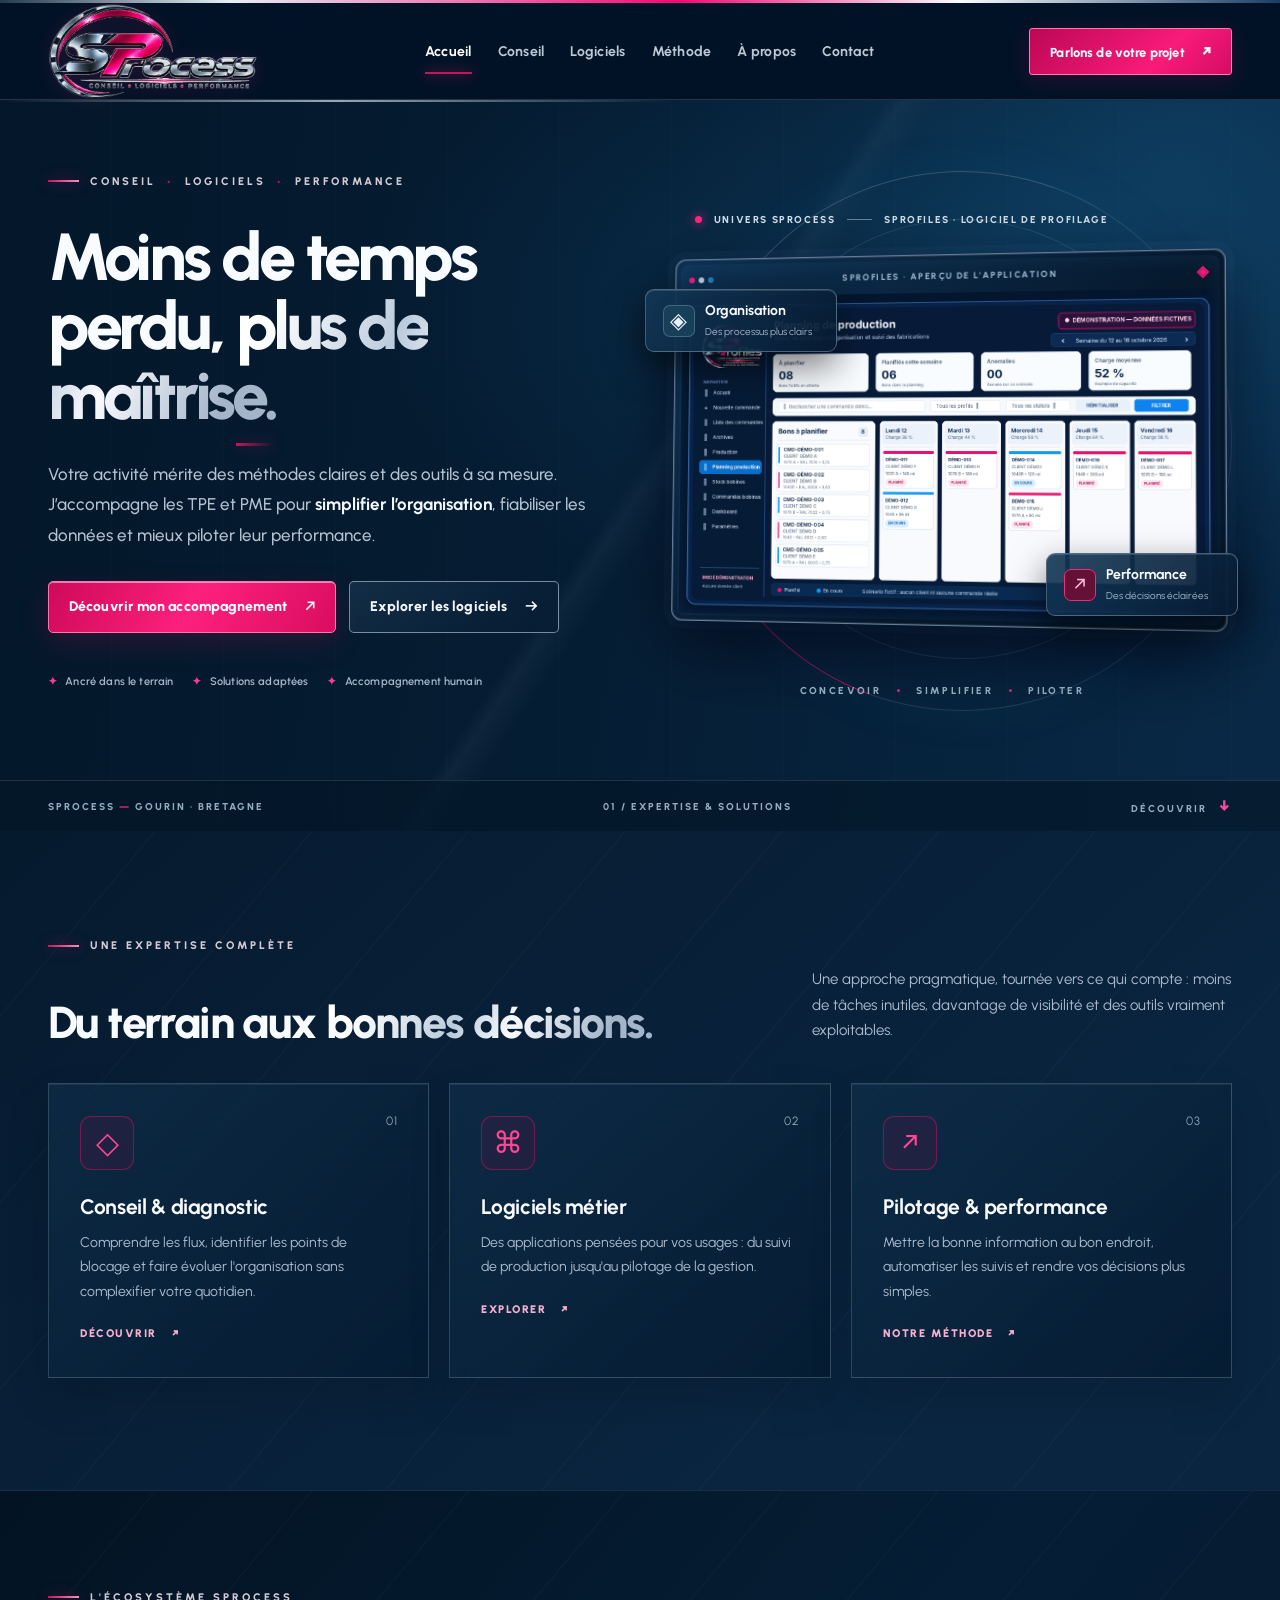
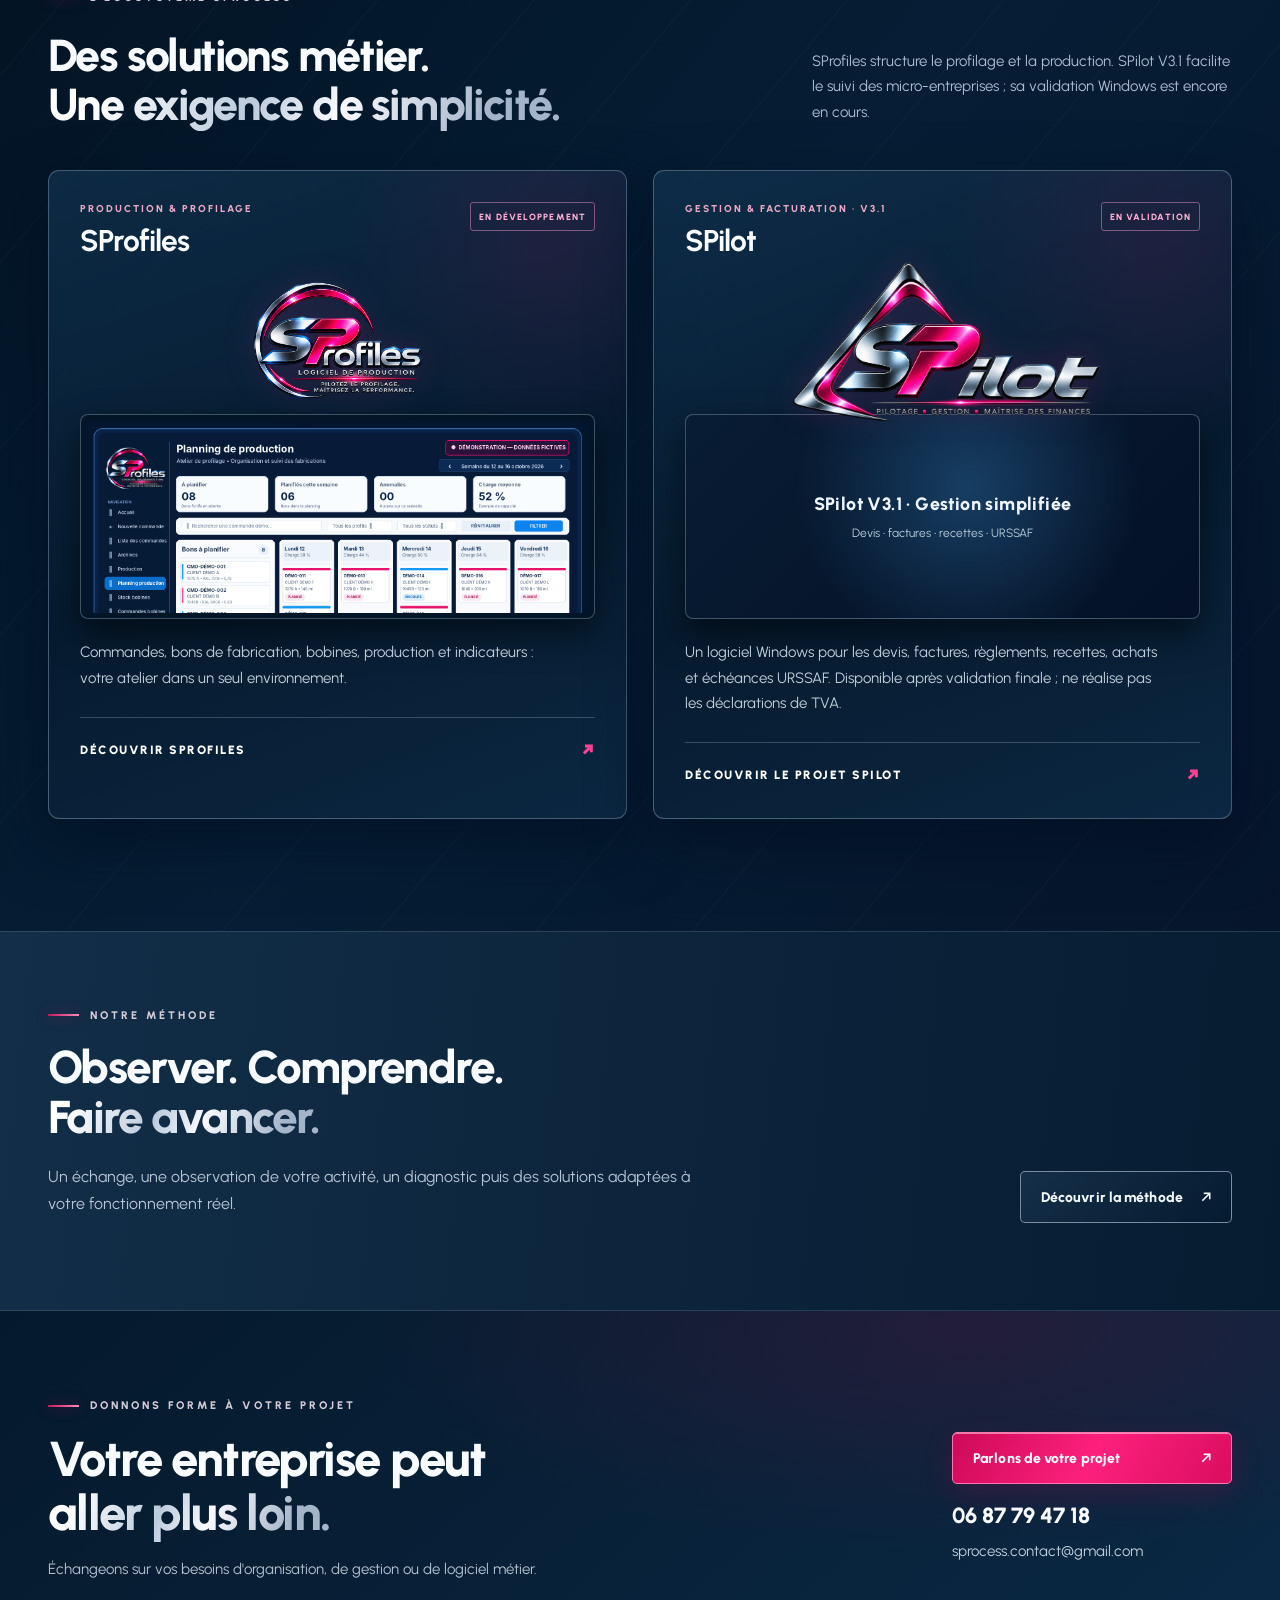
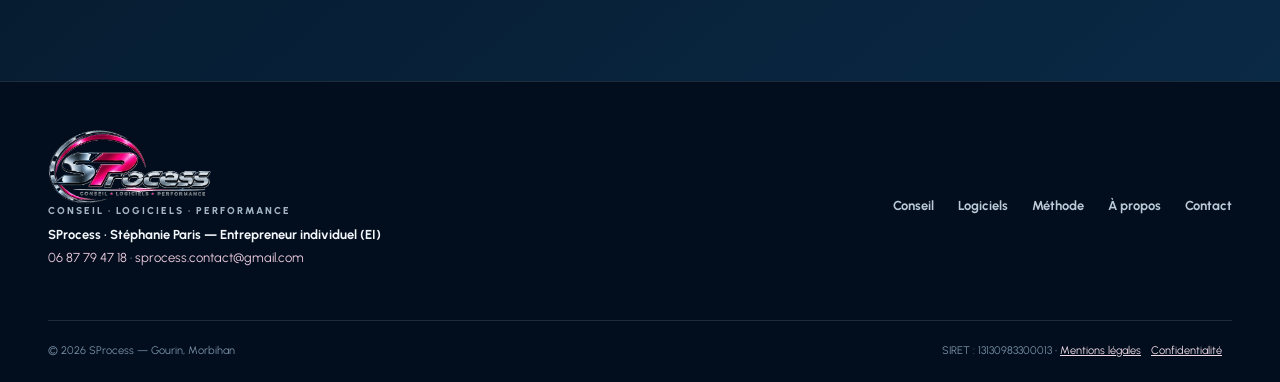
<file: index.html>
<!DOCTYPE html>
<html lang="fr"><head>
<meta charset="utf-8"/><meta content="width=device-width,initial-scale=1" name="viewport"/>
<meta content="#001A4D" name="theme-color"/>
<title>SProcess — Conseil, logiciels &amp; performance</title>
<meta content="SProcess, conseil et optimisation pour les TPE-PME. Découvrez SProfiles pour les ateliers de profilage et SPilot V3.1, outil de gestion en validation finale." name="description"/>
<link href="https://fonts.googleapis.com" rel="preconnect"/><link crossorigin="" href="https://fonts.gstatic.com" rel="preconnect"/>
<link href="https://fonts.googleapis.com/css2?family=Urbanist:wght@400;500;600;700;800;900&amp;display=swap" rel="stylesheet"/>
<link href="premium-home.css" rel="stylesheet"/>
</head>
<body>
<div aria-hidden="true" class="top-chrome"></div>
<header class="site-header"><div class="wrap header-grid">
<a aria-label="SProcess — accueil" class="logo-link" href="index.html"><img alt="SProcess" src="sprocess_officiel.png"/></a>
<button aria-expanded="false" aria-label="Ouvrir le menu" class="menu-toggle" type="button"><span></span><span></span><span></span></button>
<nav aria-label="Menu principal" class="main-nav" id="main-nav">
<a class="current" href="index.html">Accueil</a><a href="conseil.html">Conseil</a><a href="logiciels.html">Logiciels</a><a href="methode.html">Méthode</a><a href="apropos.html">À propos</a><a href="contact.html">Contact</a>
</nav>
<a class="header-cta" href="contact.html">Parlons de votre projet <span>↗</span></a>
</div></header>
<main>
<section class="hero" id="accueil"><div aria-hidden="true" class="hero-light"></div><div aria-hidden="true" class="metal-line"></div>
<div class="wrap hero-inner">
<div class="hero-copy">
<div class="eyebrow"><span class="mini-line"></span> CONSEIL <b>·</b> LOGICIELS <b>·</b> PERFORMANCE</div>
<h1>Moins de temps<br/>perdu, <em>plus de<br/>maîtrise.</em></h1>
<p class="hero-intro">Votre activité mérite des méthodes claires et des outils à sa mesure. J’accompagne les TPE et PME pour <strong>simplifier l’organisation</strong>, fiabiliser les données et mieux piloter leur performance.</p>
<div class="hero-actions"><a class="button-primary" href="conseil.html">Découvrir mon accompagnement <span>↗</span></a><a class="button-outline" href="logiciels.html">Explorer les logiciels <span>→</span></a></div>
<div class="trust-line"><span><i>✦</i> Ancré dans le terrain</span><span><i>✦</i> Solutions adaptées</span><span><i>✦</i> Accompagnement humain</span></div>
</div>
<div aria-label="Aperçu des logiciels SProcess" class="hero-showcase">
<div aria-hidden="true" class="showcase-orbit orbit-one"></div><div aria-hidden="true" class="showcase-orbit orbit-two"></div>
<div class="showcase-label"><span class="live-dot"></span> UNIVERS SPROCESS <span class="showcase-label-line"></span> SPROFILES · LOGICIEL DE PROFILAGE</div>
<div class="showcase-screen">
<div class="showcase-top"><span class="screen-dots"><i></i><i></i><i></i></span><span>SPROFILES · APERÇU DE L'APPLICATION</span><span class="screen-mark">◈</span></div>
<img alt="Maquette SProfiles avec clients et commandes entièrement fictifs" src="sprofiles_demo_fictif_v3.png"/>
</div>
<div class="glass-badge badge-a"><span class="badge-icon">◈</span><div><strong>Organisation</strong><small>Des processus plus clairs</small></div></div>
<div class="glass-badge badge-b"><span class="badge-icon pink-icon">↗</span><div><strong>Performance</strong><small>Des décisions éclairées</small></div></div>
<div class="showcase-signature"><span>CONCEVOIR</span><span class="sep"></span><span>SIMPLIFIER</span><span class="sep"></span><span>PILOTER</span></div>
</div>
</div>
<div class="hero-bottom"><div class="wrap hero-bottom-inner"><span>SPROCESS <b>—</b> GOURIN · BRETAGNE</span><span>01 / EXPERTISE &amp; SOLUTIONS</span><span class="scroll-cue">DÉCOUVRIR <span>↓</span></span></div></div>
</section>
<section class="expertise" id="expertise"><div class="wrap">
<div class="section-kicker"><span class="mini-line"></span> UNE EXPERTISE COMPLÈTE</div>
<div class="section-heading"><h2>Du terrain aux <em>bonnes décisions.</em></h2><p>Une approche pragmatique, tournée vers ce qui compte : moins de tâches inutiles, davantage de visibilité et des outils vraiment exploitables.</p></div>
<div class="expertise-grid">
<a class="expertise-card" href="conseil.html"><span class="num">01</span><span class="service-icon">◇</span><h3>Conseil &amp; diagnostic</h3><p>Comprendre les flux, identifier les points de blocage et faire évoluer l'organisation sans complexifier votre quotidien.</p><span class="card-link">DÉCOUVRIR <span>↗</span></span></a>
<a class="expertise-card" href="logiciels.html"><span class="num">02</span><span class="service-icon">⌘</span><h3>Logiciels métier</h3><p>Des applications pensées pour vos usages : du suivi de production jusqu'au pilotage de la gestion.</p><span class="card-link">EXPLORER <span>↗</span></span></a>
<a class="expertise-card" href="methode.html"><span class="num">03</span><span class="service-icon">↗</span><h3>Pilotage &amp; performance</h3><p>Mettre la bonne information au bon endroit, automatiser les suivis et rendre vos décisions plus simples.</p><span class="card-link">NOTRE MÉTHODE <span>↗</span></span></a>
</div></div></section>
<section class="softwares" id="logiciels"><div class="wrap">
<div class="section-kicker"><span class="mini-line"></span> L'ÉCOSYSTÈME SPROCESS</div><div class="section-heading software-heading"><h2>Des solutions métier.<br/><em>Une exigence de simplicité.</em></h2><p>SProfiles structure le profilage et la production. SPilot V3.1 facilite le suivi des micro-entreprises ; sa validation Windows est encore en cours.</p></div>
<div class="product-grid">
<article class="product-card profile-card"><div class="product-glow"></div><div class="product-head"><div><div class="product-type">PRODUCTION &amp; PROFILAGE</div><h3>SProfiles</h3></div><span class="product-status">EN DÉVELOPPEMENT</span></div>
<div class="product-logo"><img alt="Logo officiel de SProfiles" src="sprofiles_officiel.png"/></div><div class="product-preview"><img alt="Maquette SProfiles avec clients et commandes entièrement fictifs" src="sprofiles_demo_fictif_v3.png"/></div>
<p>Commandes, bons de fabrication, bobines, production et indicateurs : votre atelier dans un seul environnement.</p><a class="product-link" href="sprofiles.html">DÉCOUVRIR SPROFILES <span>↗</span></a></article>
<article class="product-card pilot-card"><div class="product-glow"></div><div class="product-head"><div><div class="product-type">GESTION &amp; FACTURATION · V3.1</div><h3>SPilot</h3></div><span class="product-status">EN VALIDATION</span></div>
<div class="product-logo pilot-logo"><img alt="Logo officiel SPilot avec triangle" src="spilot_officiel.png"/></div><div class="product-preview pilot-preview-placeholder"><div class="pilot-prelaunch">SPilot V3.1 · Gestion simplifiée</div><small>Devis • factures • recettes • URSSAF</small></div>
<p>Un logiciel Windows pour les devis, factures, règlements, recettes, achats et échéances URSSAF. Disponible après validation finale ; ne réalise pas les déclarations de TVA.</p><a class="product-link" href="spilot.html">DÉCOUVRIR LE PROJET SPILOT <span>↗</span></a></article>
</div></div></section>
<section class="approach"><div class="wrap approach-row"><div><div class="section-kicker"><span class="mini-line"></span> NOTRE MÉTHODE</div><h2>Observer. Comprendre.<br/><em>Faire avancer.</em></h2><p>Un échange, une observation de votre activité, un diagnostic puis des solutions adaptées à votre fonctionnement réel.</p></div><a class="button-outline" href="methode.html">Découvrir la méthode <span>↗</span></a></div></section>
<section class="contact-band"><div class="wrap contact-inner"><div><div class="section-kicker"><span class="mini-line"></span> DONNONS FORME À VOTRE PROJET</div><h2>Votre entreprise peut<br/><em>aller plus loin.</em></h2><p>Échangeons sur vos besoins d'organisation, de gestion ou de logiciel métier.</p></div><div class="contact-actions"><a class="button-primary" href="contact.html">Parlons de votre projet <span>↗</span></a><a class="tel-line" href="tel:+33687794718">06 87 79 47 18</a><a class="email-line" href="mailto:sprocess.contact@gmail.com">sprocess.contact@gmail.com</a></div></div></section>
</main>
<footer class="footer"><div class="wrap"><div class="footer-main"><div class="footer-brand"><img alt="SProcess" src="sprocess_officiel.png"/><span>CONSEIL · LOGICIELS · PERFORMANCE</span><p class="owner-identity">SProcess · Stéphanie Paris — Entrepreneur individuel (EI)</p><p class="owner-contact"><a href="tel:+33687794718">06 87 79 47 18</a> · <a href="mailto:sprocess.contact@gmail.com">sprocess.contact@gmail.com</a></p></div><div class="footer-links"><a href="conseil.html">Conseil</a><a href="logiciels.html">Logiciels</a><a href="methode.html">Méthode</a><a href="apropos.html">À propos</a><a href="contact.html">Contact</a></div></div><div class="footer-bottom"><span>© 2026 SProcess — Gourin, Morbihan</span><span>SIRET : 13130983300013 • <a href="mentions-legales.html" style="text-decoration:underline;color:#f1dbe7;margin-right:10px;">Mentions légales</a><a href="confidentialite.html" style="text-decoration:underline;color:#f1dbe7;margin-right:10px;">Confidentialité</a></span></div></div></footer>
<script src="premium-home.js"></script>
</body></html>
</file>
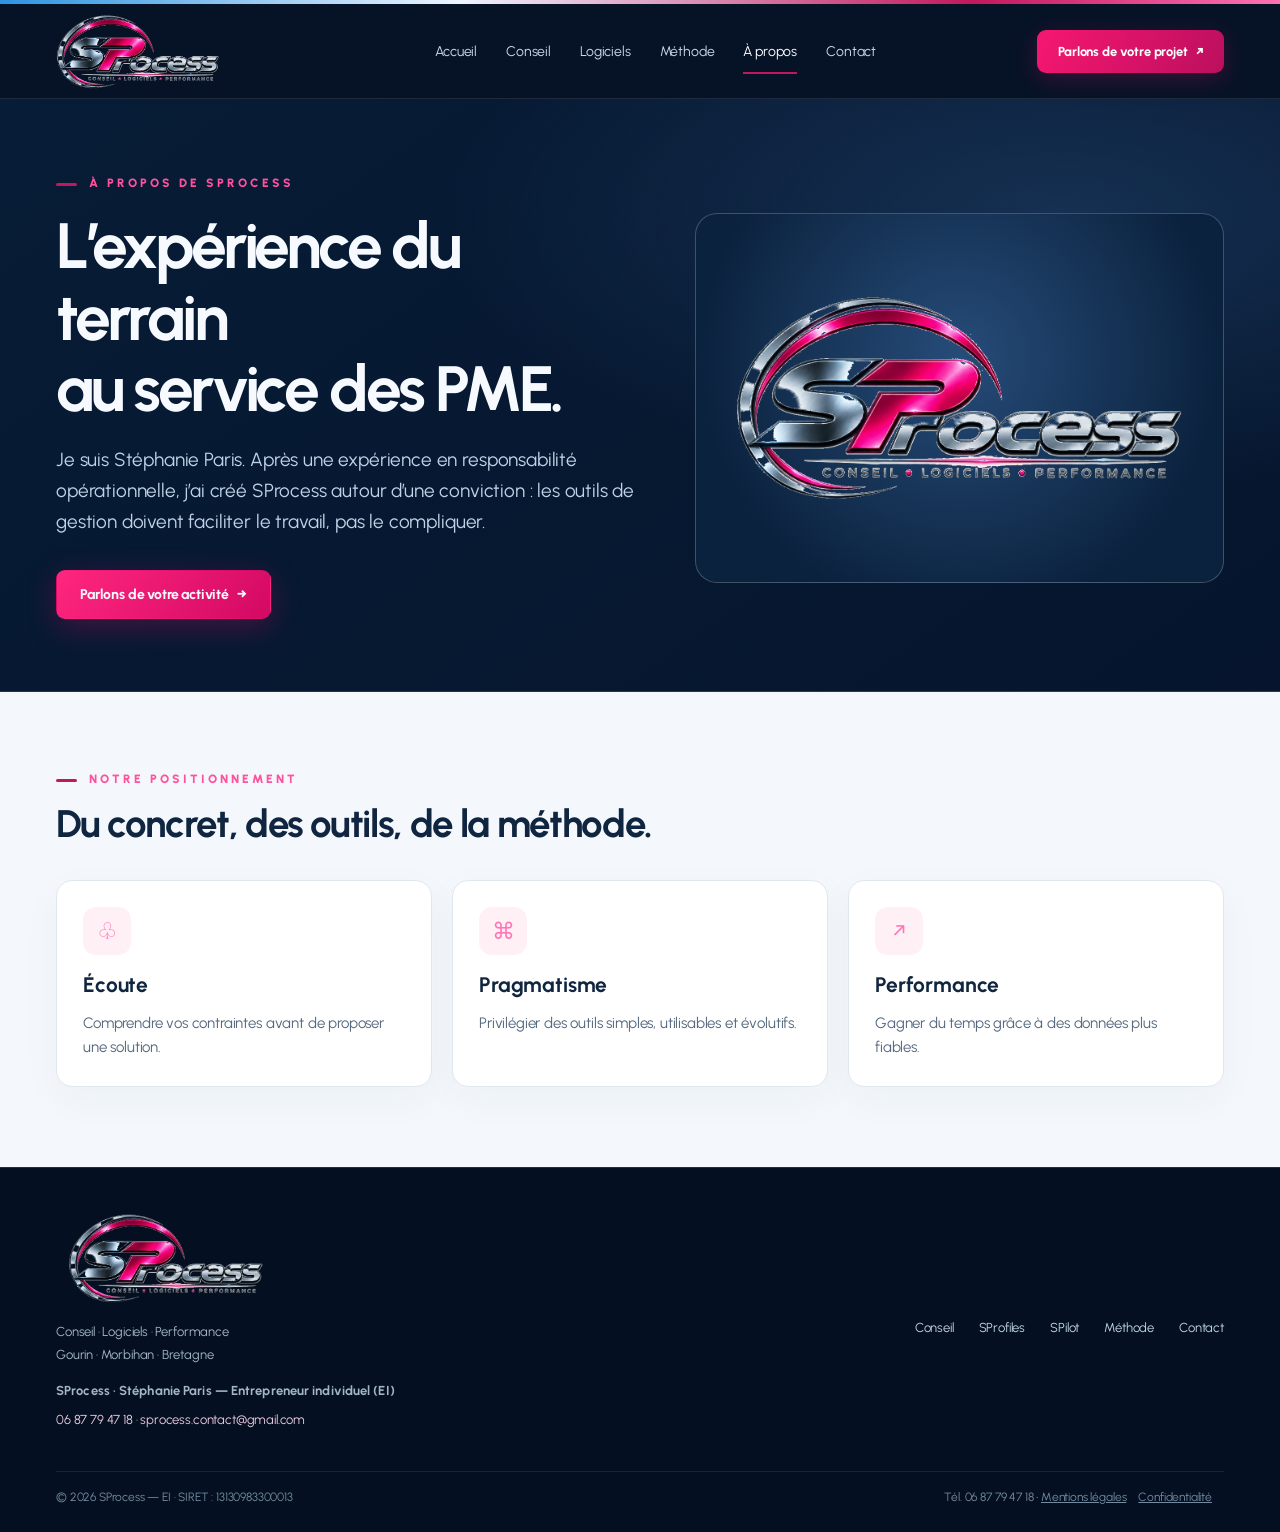
<file: apropos.html>
<!DOCTYPE html>
<html lang="fr"><head><meta charset="utf-8"/><meta content="width=device-width,initial-scale=1" name="viewport"/><meta content="#001A4D" name="theme-color"/><title>À propos — SProcess</title><meta content="Découvrez SProcess, entreprise de Stéphanie Paris à Gourin : conseil, optimisation des processus et logiciels métier." name="description"/><link href="styles.css" rel="stylesheet"/></head><body><div class="topline"></div><header><div class="shell nav"><a aria-label="Accueil SProcess" class="brandlogo" href="index.html"><img alt="Logo officiel SProcess" src="sprocess_officiel.png"/></a><button aria-label="Menu" class="hamburger">☰</button><nav class="navigation"><a class="" href="index.html">Accueil</a><a class="" href="conseil.html">Conseil</a><a class="" href="logiciels.html">Logiciels</a><a class="" href="methode.html">Méthode</a><a class="active" href="apropos.html">À propos</a><a class="" href="contact.html">Contact</a></nav><a class="navcta" href="contact.html">Parlons de votre projet   ↗</a></div></header><main><section class="pagehero"><div class="shell split"><div><div class="kicker">À propos de SProcess</div><h1>L’expérience du terrain<br/>au service des PME.</h1><p>Je suis Stéphanie Paris. Après une expérience en responsabilité opérationnelle, j’ai créé SProcess autour d’une conviction : les outils de gestion doivent faciliter le travail, pas le compliquer.</p><div class="actions"><a class="btn pink" href="contact.html">Parlons de votre activité <span aria-hidden="true">→</span></a></div></div><div class="aboutvisual"><img alt="Logo officiel SProcess de référence" src="sprocess_officiel.png"/></div></div></section><section class="section alt"><div class="shell"><div class="kicker">Notre positionnement</div><h2 class="section-title">Du concret, des outils, de la méthode.</h2><div class="three"><article class="panel"><div class="iconball">♧</div><h3>Écoute</h3><p>Comprendre vos contraintes avant de proposer une solution.</p></article><article class="panel"><div class="iconball">⌘</div><h3>Pragmatisme</h3><p>Privilégier des outils simples, utilisables et évolutifs.</p></article><article class="panel"><div class="iconball">↗</div><h3>Performance</h3><p>Gagner du temps grâce à des données plus fiables.</p></article></div></div></section></main><footer class="foot"><div class="shell"><div class="foot-grid"><div><img alt="Logo SProcess" src="sprocess_officiel.png"/><p>Conseil · Logiciels · Performance<br/>Gourin · Morbihan · Bretagne</p><p class="owner-identity">SProcess · Stéphanie Paris — Entrepreneur individuel (EI)</p><p class="owner-contact"><a href="tel:+33687794718">06 87 79 47 18</a> · <a href="mailto:sprocess.contact@gmail.com">sprocess.contact@gmail.com</a></p></div><div class="foot-links"><a href="conseil.html">Conseil</a><a href="sprofiles.html">SProfiles</a><a href="spilot.html">SPilot</a><a href="methode.html">Méthode</a><a href="contact.html">Contact</a></div></div><div class="copyright"><span>© 2026 SProcess — EI · SIRET : 13130983300013</span><span>Tél. 06 87 79 47 18  •  <a href="mentions-legales.html" style="text-decoration:underline;margin-right:12px;">Mentions légales</a><a href="confidentialite.html" style="text-decoration:underline;margin-right:12px;">Confidentialité</a></span></div></div></footer><script src="script.js"></script></body></html>
</file>
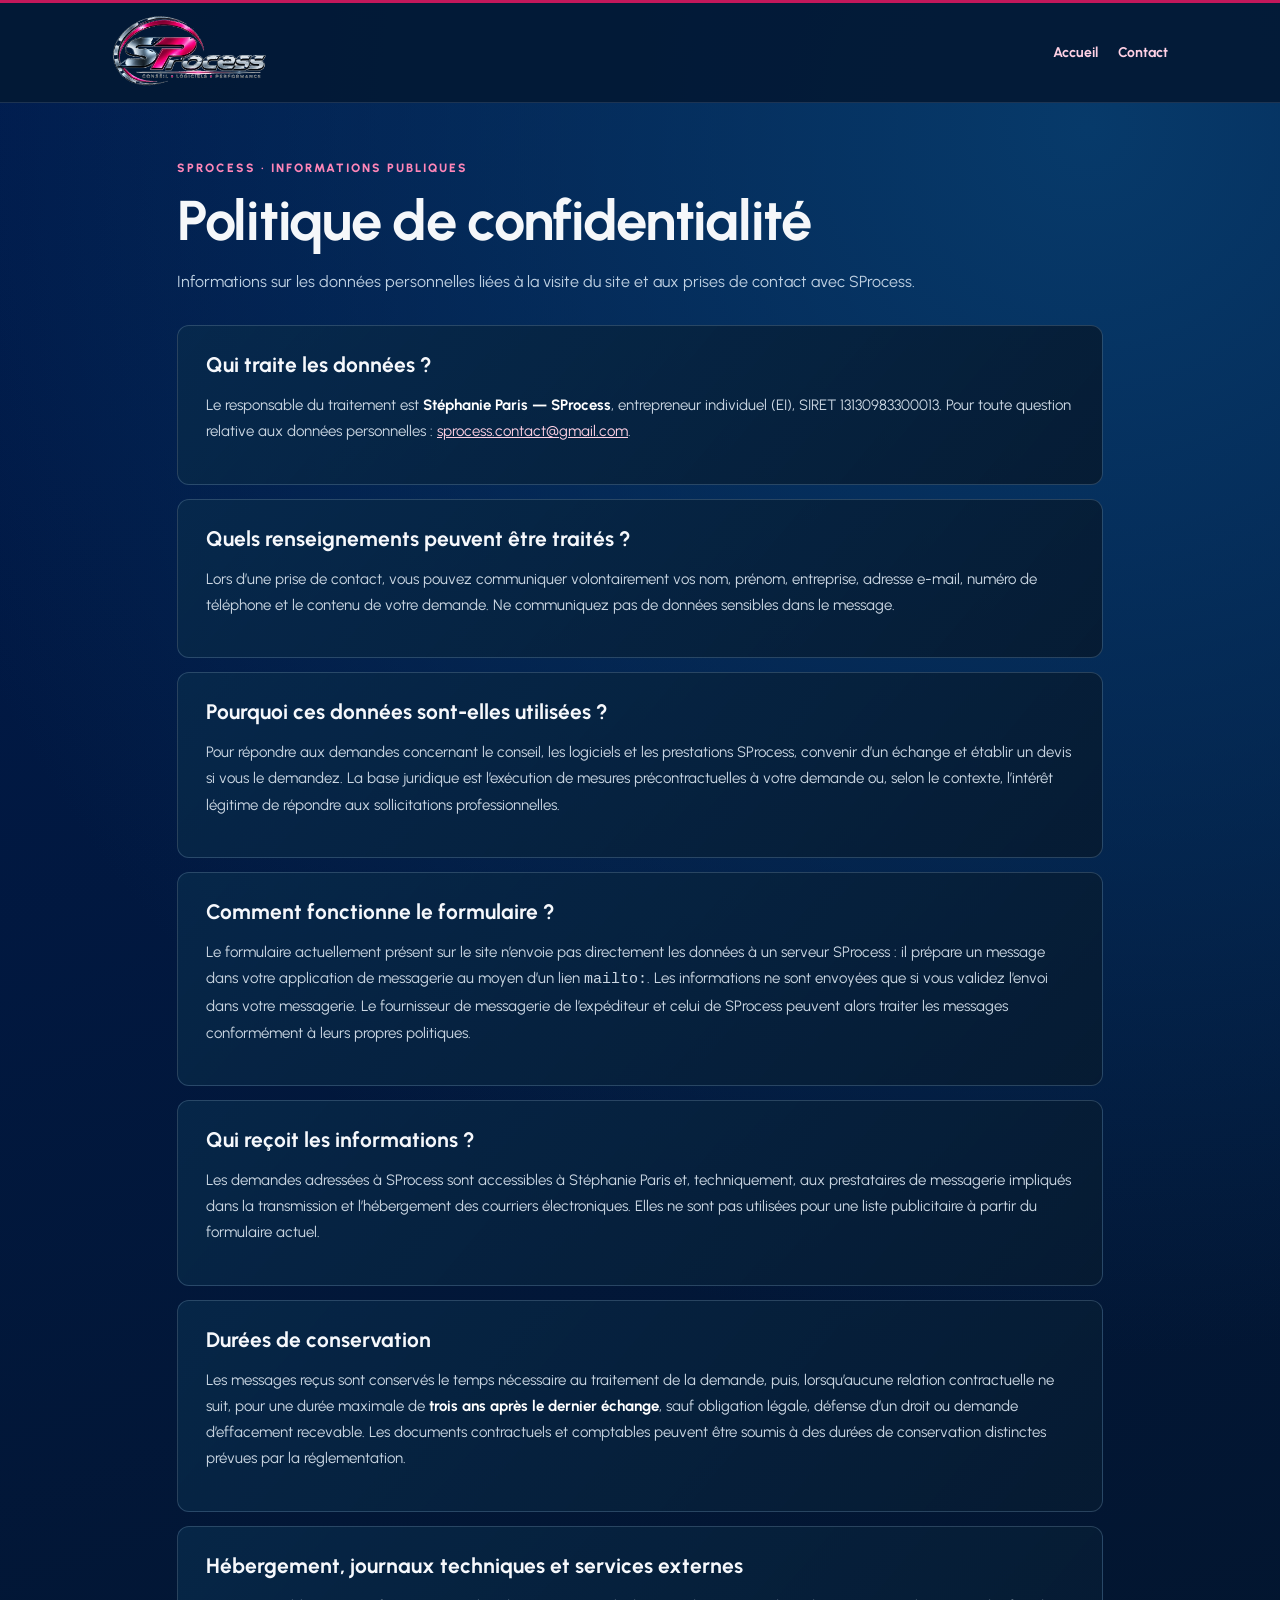
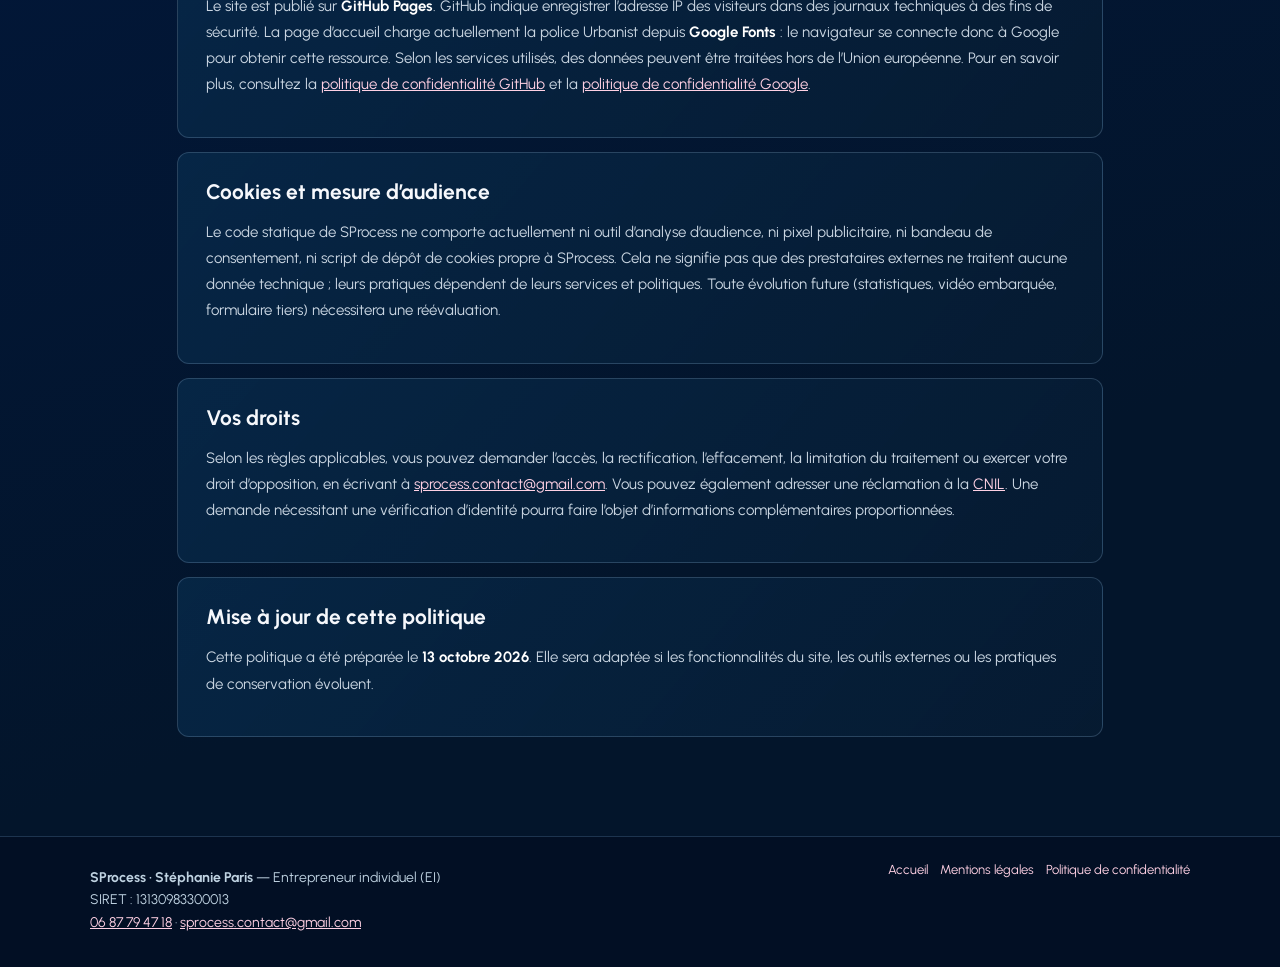
<file: confidentialite.html>
<!DOCTYPE html>
<html lang="fr">
<head><meta charset="utf-8"/><meta content="width=device-width,initial-scale=1" name="viewport"/><meta content="#001A4D" name="theme-color"/><title>Politique de confidentialité — SProcess</title><meta content="Politique de confidentialité du site professionnel SProcess, Stéphanie Paris." name="description"/><link href="legal-pages.css" rel="stylesheet"/></head>
<body><header class="legal-header"><div class="legal-nav"><a aria-label="Retour accueil SProcess" href="index.html"><img alt="Logo officiel SProcess" src="sprocess_officiel.png"/></a><nav aria-label="Navigation secondaire" class="legal-nav-links"><a href="index.html">Accueil</a><a href="contact.html">Contact</a></nav></div></header>
<main class="legal-main"><div class="legal-tag">SProcess · Informations publiques</div><h1>Politique de confidentialité</h1><p class="legal-lead">Informations sur les données personnelles liées à la visite du site et aux prises de contact avec SProcess.</p><section class="legal-section"><h2>Qui traite les données ?</h2><p>Le responsable du traitement est <strong>Stéphanie Paris — SProcess</strong>, entrepreneur individuel (EI), SIRET 13130983300013. Pour toute question relative aux données personnelles : <a href="mailto:sprocess.contact@gmail.com">sprocess.contact@gmail.com</a>.</p></section><section class="legal-section"><h2>Quels renseignements peuvent être traités ?</h2><p>Lors d’une prise de contact, vous pouvez communiquer volontairement vos nom, prénom, entreprise, adresse e-mail, numéro de téléphone et le contenu de votre demande. Ne communiquez pas de données sensibles dans le message.</p></section><section class="legal-section"><h2>Pourquoi ces données sont-elles utilisées ?</h2><p>Pour répondre aux demandes concernant le conseil, les logiciels et les prestations SProcess, convenir d’un échange et établir un devis si vous le demandez. La base juridique est l’exécution de mesures précontractuelles à votre demande ou, selon le contexte, l’intérêt légitime de répondre aux sollicitations professionnelles.</p></section><section class="legal-section"><h2>Comment fonctionne le formulaire ?</h2><p>Le formulaire actuellement présent sur le site n’envoie pas directement les données à un serveur SProcess : il prépare un message dans votre application de messagerie au moyen d’un lien <code>mailto:</code>. Les informations ne sont envoyées que si vous validez l’envoi dans votre messagerie. Le fournisseur de messagerie de l’expéditeur et celui de SProcess peuvent alors traiter les messages conformément à leurs propres politiques.</p></section><section class="legal-section"><h2>Qui reçoit les informations ?</h2><p>Les demandes adressées à SProcess sont accessibles à Stéphanie Paris et, techniquement, aux prestataires de messagerie impliqués dans la transmission et l’hébergement des courriers électroniques. Elles ne sont pas utilisées pour une liste publicitaire à partir du formulaire actuel.</p></section><section class="legal-section"><h2>Durées de conservation</h2><p>Les messages reçus sont conservés le temps nécessaire au traitement de la demande, puis, lorsqu’aucune relation contractuelle ne suit, pour une durée maximale de <strong>trois ans après le dernier échange</strong>, sauf obligation légale, défense d’un droit ou demande d’effacement recevable. Les documents contractuels et comptables peuvent être soumis à des durées de conservation distinctes prévues par la réglementation.</p></section><section class="legal-section"><h2>Hébergement, journaux techniques et services externes</h2><p>Le site est publié sur <strong>GitHub Pages</strong>. GitHub indique enregistrer l’adresse IP des visiteurs dans des journaux techniques à des fins de sécurité. La page d’accueil charge actuellement la police Urbanist depuis <strong>Google Fonts</strong> : le navigateur se connecte donc à Google pour obtenir cette ressource. Selon les services utilisés, des données peuvent être traitées hors de l’Union européenne. Pour en savoir plus, consultez la <a href="https://docs.github.com/en/site-policy/privacy-policies/github-general-privacy-statement">politique de confidentialité GitHub</a> et la <a href="https://policies.google.com/privacy?hl=fr">politique de confidentialité Google</a>.</p></section><section class="legal-section"><h2>Cookies et mesure d’audience</h2><p>Le code statique de SProcess ne comporte actuellement ni outil d’analyse d’audience, ni pixel publicitaire, ni bandeau de consentement, ni script de dépôt de cookies propre à SProcess. Cela ne signifie pas que des prestataires externes ne traitent aucune donnée technique ; leurs pratiques dépendent de leurs services et politiques. Toute évolution future (statistiques, vidéo embarquée, formulaire tiers) nécessitera une réévaluation.</p></section><section class="legal-section"><h2>Vos droits</h2><p>Selon les règles applicables, vous pouvez demander l’accès, la rectification, l’effacement, la limitation du traitement ou exercer votre droit d’opposition, en écrivant à <a href="mailto:sprocess.contact@gmail.com">sprocess.contact@gmail.com</a>. Vous pouvez également adresser une réclamation à la <a href="https://www.cnil.fr/fr/plaintes">CNIL</a>. Une demande nécessitant une vérification d’identité pourra faire l’objet d’informations complémentaires proportionnées.</p></section><section class="legal-section"><h2>Mise à jour de cette politique</h2><p>Cette politique a été préparée le <strong>13 octobre 2026</strong>. Elle sera adaptée si les fonctionnalités du site, les outils externes ou les pratiques de conservation évoluent.</p></section></main>
<footer class="legal-footer"><div class="legal-footer-in"><div><p><strong>SProcess · Stéphanie Paris</strong> — Entrepreneur individuel (EI)<br/>SIRET : 13130983300013<br/><a href="tel:+33687794718">06 87 79 47 18</a> · <a href="mailto:sprocess.contact@gmail.com">sprocess.contact@gmail.com</a></p></div><div class="legal-footer-links"><a href="index.html">Accueil</a><a href="mentions-legales.html">Mentions légales</a><a href="confidentialite.html">Politique de confidentialité</a></div></div></footer></body></html>
</file>
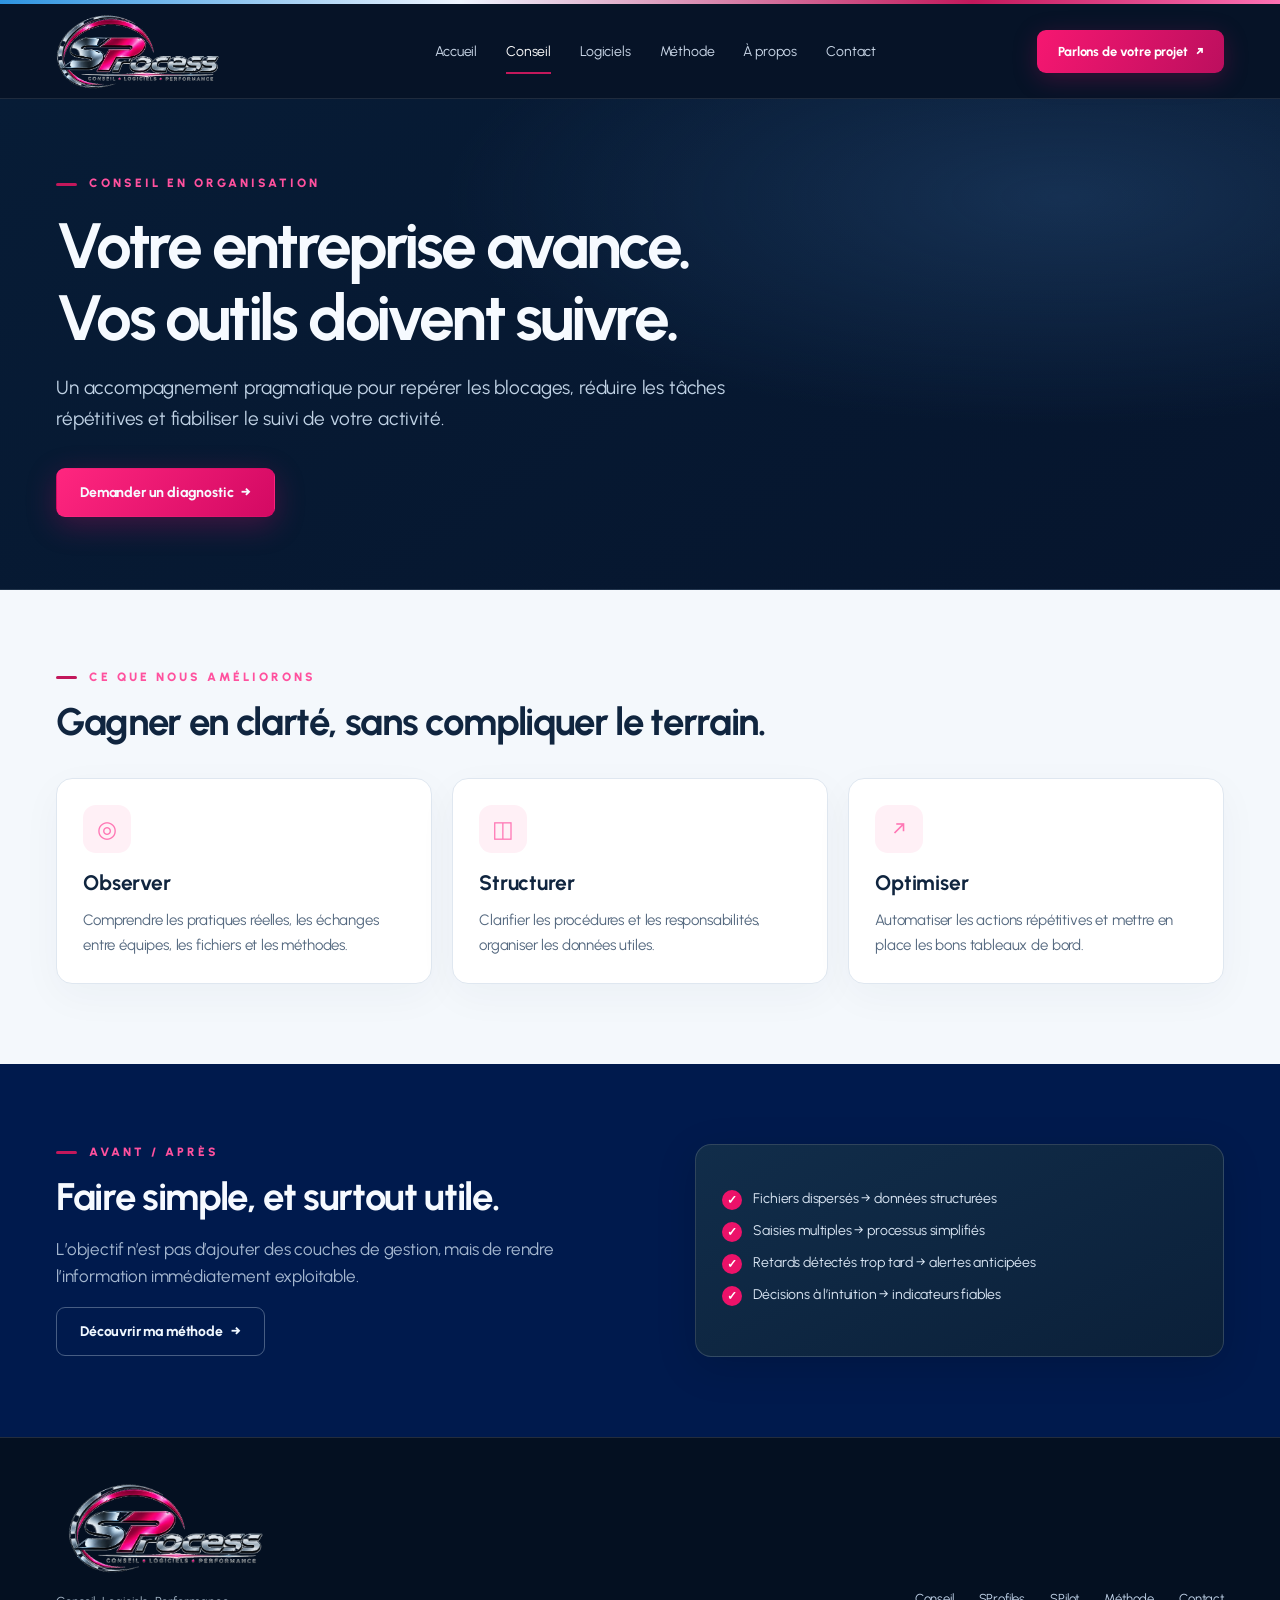
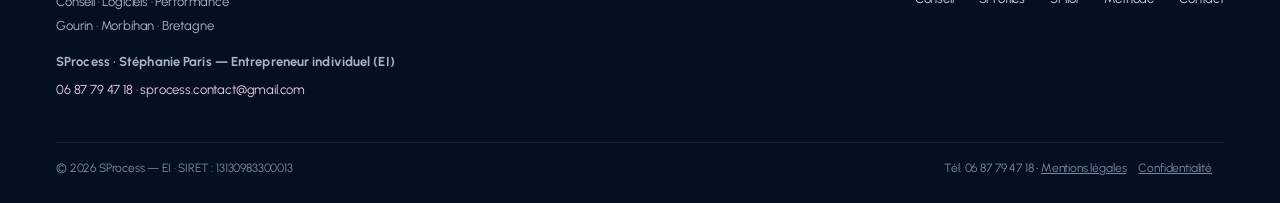
<file: conseil.html>
<!DOCTYPE html>
<html lang="fr"><head><meta charset="utf-8"/><meta content="width=device-width,initial-scale=1" name="viewport"/><meta content="#001A4D" name="theme-color"/><title>Conseil — SProcess</title><meta content="SProcess accompagne les TPE/PME dans l'organisation, l'optimisation et la création d'outils de pilotage." name="description"/><link href="styles.css" rel="stylesheet"/></head><body><div class="topline"></div><header><div class="shell nav"><a aria-label="Accueil SProcess" class="brandlogo" href="index.html"><img alt="Logo officiel SProcess" src="sprocess_officiel.png"/></a><button aria-label="Menu" class="hamburger">☰</button><nav class="navigation"><a class="" href="index.html">Accueil</a><a class="active" href="conseil.html">Conseil</a><a class="" href="logiciels.html">Logiciels</a><a class="" href="methode.html">Méthode</a><a class="" href="apropos.html">À propos</a><a class="" href="contact.html">Contact</a></nav><a class="navcta" href="contact.html">Parlons de votre projet   ↗</a></div></header><main><section class="pagehero"><div class="shell"><div class="kicker">Conseil en organisation</div><h1>Votre entreprise avance.<br/>Vos outils doivent suivre.</h1><p>Un accompagnement pragmatique pour repérer les blocages, réduire les tâches répétitives et fiabiliser le suivi de votre activité.</p><div class="actions"><a class="btn pink" href="contact.html">Demander un diagnostic <span aria-hidden="true">→</span></a></div></div></section><section class="section alt"><div class="shell"><div class="kicker">Ce que nous améliorons</div><h2 class="section-title">Gagner en clarté, sans compliquer le terrain.</h2><div class="three"><article class="panel"><div class="iconball">◎</div><h3>Observer</h3><p>Comprendre les pratiques réelles, les échanges entre équipes, les fichiers et les méthodes.</p></article><article class="panel"><div class="iconball">◫</div><h3>Structurer</h3><p>Clarifier les procédures et les responsabilités, organiser les données utiles.</p></article><article class="panel"><div class="iconball">↗</div><h3>Optimiser</h3><p>Automatiser les actions répétitives et mettre en place les bons tableaux de bord.</p></article></div></div></section><section class="section"><div class="shell split"><div><div class="kicker">Avant / Après</div><h2 class="section-title">Faire simple, et surtout utile.</h2><p class="section-intro">L’objectif n’est pas d’ajouter des couches de gestion, mais de rendre l’information immédiatement exploitable.</p><a class="btn ghost" href="methode.html">Découvrir ma méthode <span aria-hidden="true">→</span></a></div><div class="panel"><ul class="featurelist"><li>Fichiers dispersés → données structurées</li><li>Saisies multiples → processus simplifiés</li><li>Retards détectés trop tard → alertes anticipées</li><li>Décisions à l’intuition → indicateurs fiables</li></ul></div></div></section></main><footer class="foot"><div class="shell"><div class="foot-grid"><div><img alt="Logo SProcess" src="sprocess_officiel.png"/><p>Conseil · Logiciels · Performance<br/>Gourin · Morbihan · Bretagne</p><p class="owner-identity">SProcess · Stéphanie Paris — Entrepreneur individuel (EI)</p><p class="owner-contact"><a href="tel:+33687794718">06 87 79 47 18</a> · <a href="mailto:sprocess.contact@gmail.com">sprocess.contact@gmail.com</a></p></div><div class="foot-links"><a href="conseil.html">Conseil</a><a href="sprofiles.html">SProfiles</a><a href="spilot.html">SPilot</a><a href="methode.html">Méthode</a><a href="contact.html">Contact</a></div></div><div class="copyright"><span>© 2026 SProcess — EI · SIRET : 13130983300013</span><span>Tél. 06 87 79 47 18  •  <a href="mentions-legales.html" style="text-decoration:underline;margin-right:12px;">Mentions légales</a><a href="confidentialite.html" style="text-decoration:underline;margin-right:12px;">Confidentialité</a></span></div></div></footer><script src="script.js"></script></body></html>
</file>
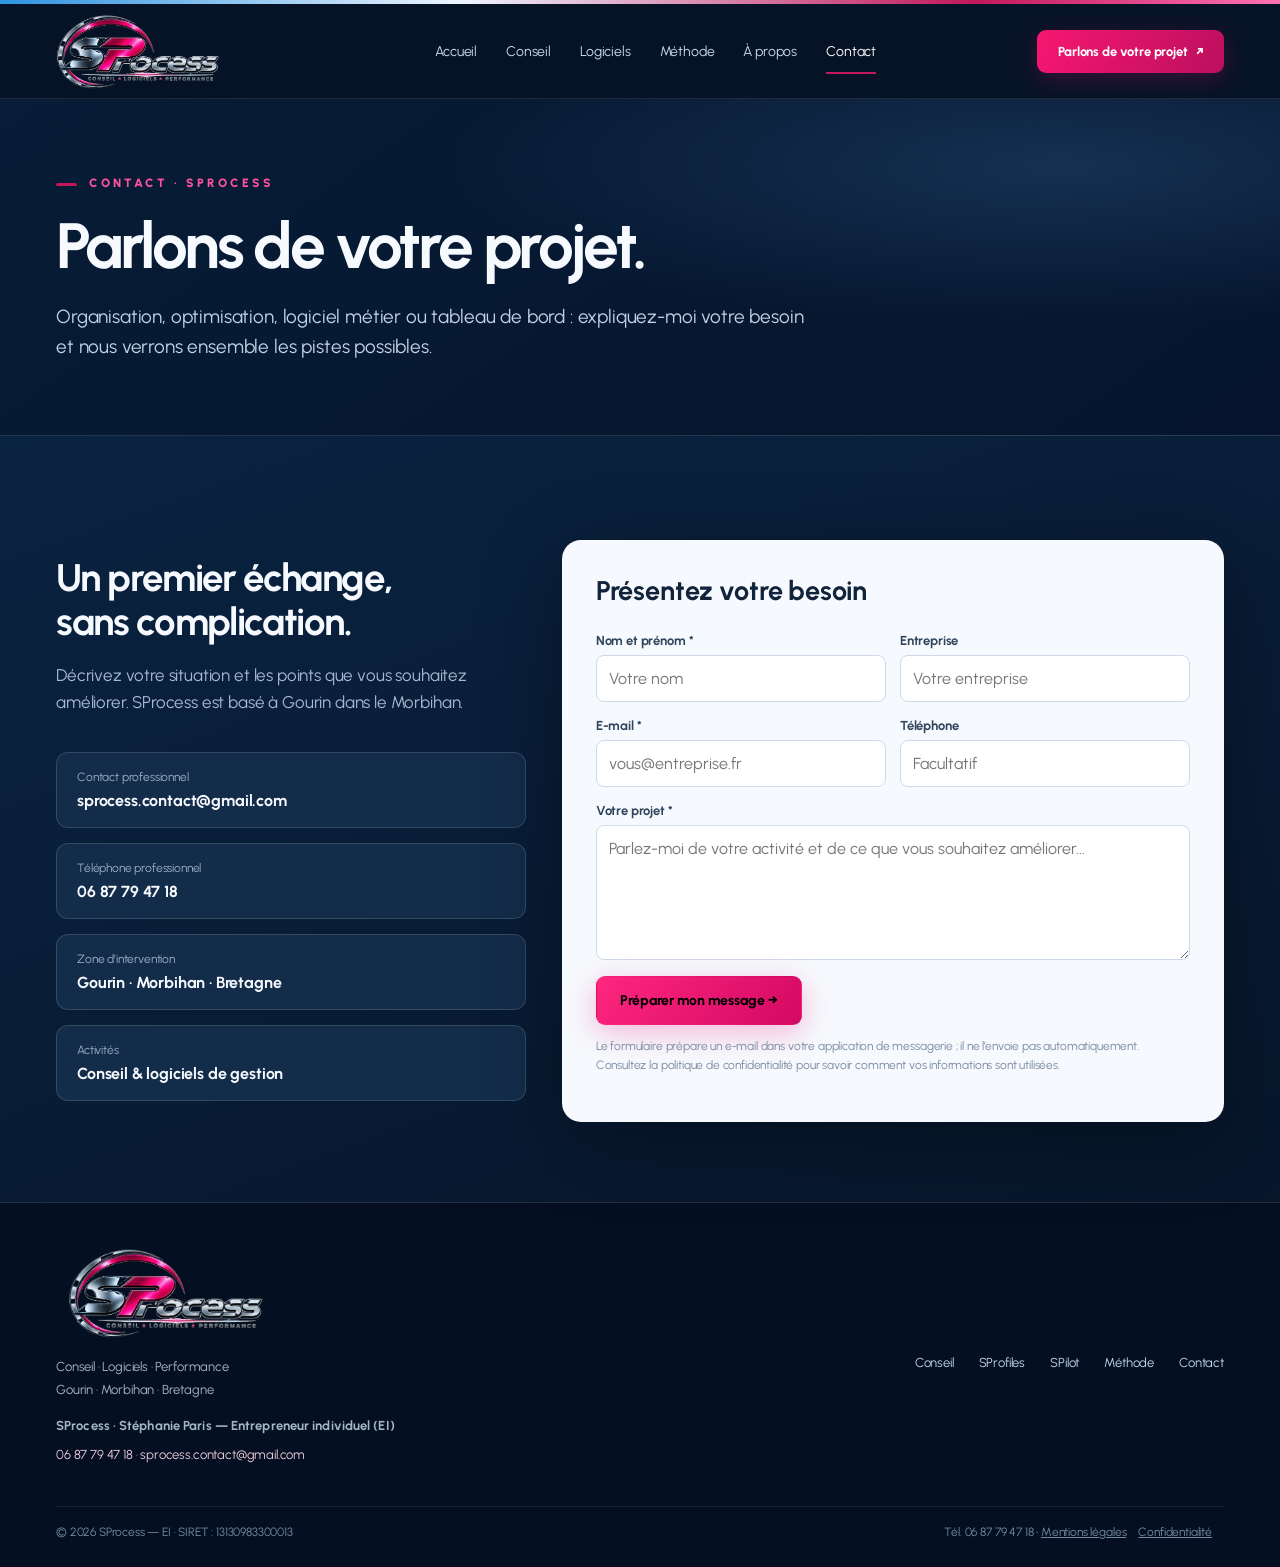
<file: contact.html>
<!DOCTYPE html>
<html lang="fr"><head><meta charset="utf-8"/><meta content="width=device-width,initial-scale=1" name="viewport"/><meta content="#001A4D" name="theme-color"/><title>Contact — SProcess</title><meta content="Contactez SProcess à Gourin, Morbihan, pour un diagnostic organisationnel, SProfiles ou un projet de logiciel métier." name="description"/><link href="styles.css" rel="stylesheet"/></head><body><div class="topline"></div><header><div class="shell nav"><a aria-label="Accueil SProcess" class="brandlogo" href="index.html"><img alt="Logo officiel SProcess" src="sprocess_officiel.png"/></a><button aria-label="Menu" class="hamburger">☰</button><nav class="navigation"><a class="" href="index.html">Accueil</a><a class="" href="conseil.html">Conseil</a><a class="" href="logiciels.html">Logiciels</a><a class="" href="methode.html">Méthode</a><a class="" href="apropos.html">À propos</a><a class="active" href="contact.html">Contact</a></nav><a class="navcta" href="contact.html">Parlons de votre projet   ↗</a></div></header><main><section class="pagehero"><div class="shell"><div class="kicker">Contact · SProcess</div><h1>Parlons de votre projet.</h1><p>Organisation, optimisation, logiciel métier ou tableau de bord : expliquez-moi votre besoin et nous verrons ensemble les pistes possibles.</p></div></section><section class="section dark2"><div class="shell contactgrid"><div><h2 class="section-title">Un premier échange,<br/>sans complication.</h2><p class="section-intro">Décrivez votre situation et les points que vous souhaitez améliorer. SProcess est basé à Gourin dans le Morbihan.</p><div class="contactinfo"><div><small>Contact professionnel</small><b><a href="mailto:sprocess.contact@gmail.com">sprocess.contact@gmail.com</a></b></div><div><small>Téléphone professionnel</small><b><a href="tel:+33687794718">06 87 79 47 18</a></b></div><div><small>Zone d’intervention</small><b>Gourin · Morbihan · Bretagne</b></div><div><small>Activités</small><b>Conseil &amp; logiciels de gestion</b></div></div></div><form class="formpanel" onsubmit="sendEmail(event)"><h2>Présentez votre besoin</h2><div class="fieldrow"><div class="field"><label for="nom">Nom et prénom *</label><input id="nom" name="nom" placeholder="Votre nom" required=""/></div><div class="field"><label for="entreprise">Entreprise</label><input id="entreprise" name="entreprise" placeholder="Votre entreprise"/></div></div><div class="fieldrow"><div class="field"><label for="email">E-mail *</label><input id="email" name="email" placeholder="vous@entreprise.fr" required="" type="email"/></div><div class="field"><label for="telephone">Téléphone</label><input id="telephone" name="telephone" placeholder="Facultatif" type="tel"/></div></div><div class="field"><label for="message">Votre projet *</label><textarea id="message" name="message" placeholder="Parlez-moi de votre activité et de ce que vous souhaitez améliorer..." required=""></textarea></div><button class="btn pink" type="submit">Préparer mon message →</button><p class="note">Le formulaire prépare un e-mail dans votre application de messagerie ; il ne l’envoie pas automatiquement. Consultez la <a href="confidentialite.html">politique de confidentialité</a> pour savoir comment vos informations sont utilisées.</p></form></div></section></main><footer class="foot"><div class="shell"><div class="foot-grid"><div><img alt="Logo SProcess" src="sprocess_officiel.png"/><p>Conseil · Logiciels · Performance<br/>Gourin · Morbihan · Bretagne</p><p class="owner-identity">SProcess · Stéphanie Paris — Entrepreneur individuel (EI)</p><p class="owner-contact"><a href="tel:+33687794718">06 87 79 47 18</a> · <a href="mailto:sprocess.contact@gmail.com">sprocess.contact@gmail.com</a></p></div><div class="foot-links"><a href="conseil.html">Conseil</a><a href="sprofiles.html">SProfiles</a><a href="spilot.html">SPilot</a><a href="methode.html">Méthode</a><a href="contact.html">Contact</a></div></div><div class="copyright"><span>© 2026 SProcess — EI · SIRET : 13130983300013</span><span>Tél. 06 87 79 47 18  •  <a href="mentions-legales.html" style="text-decoration:underline;margin-right:12px;">Mentions légales</a><a href="confidentialite.html" style="text-decoration:underline;margin-right:12px;">Confidentialité</a></span></div></div></footer><script src="script.js"></script></body></html>
</file>
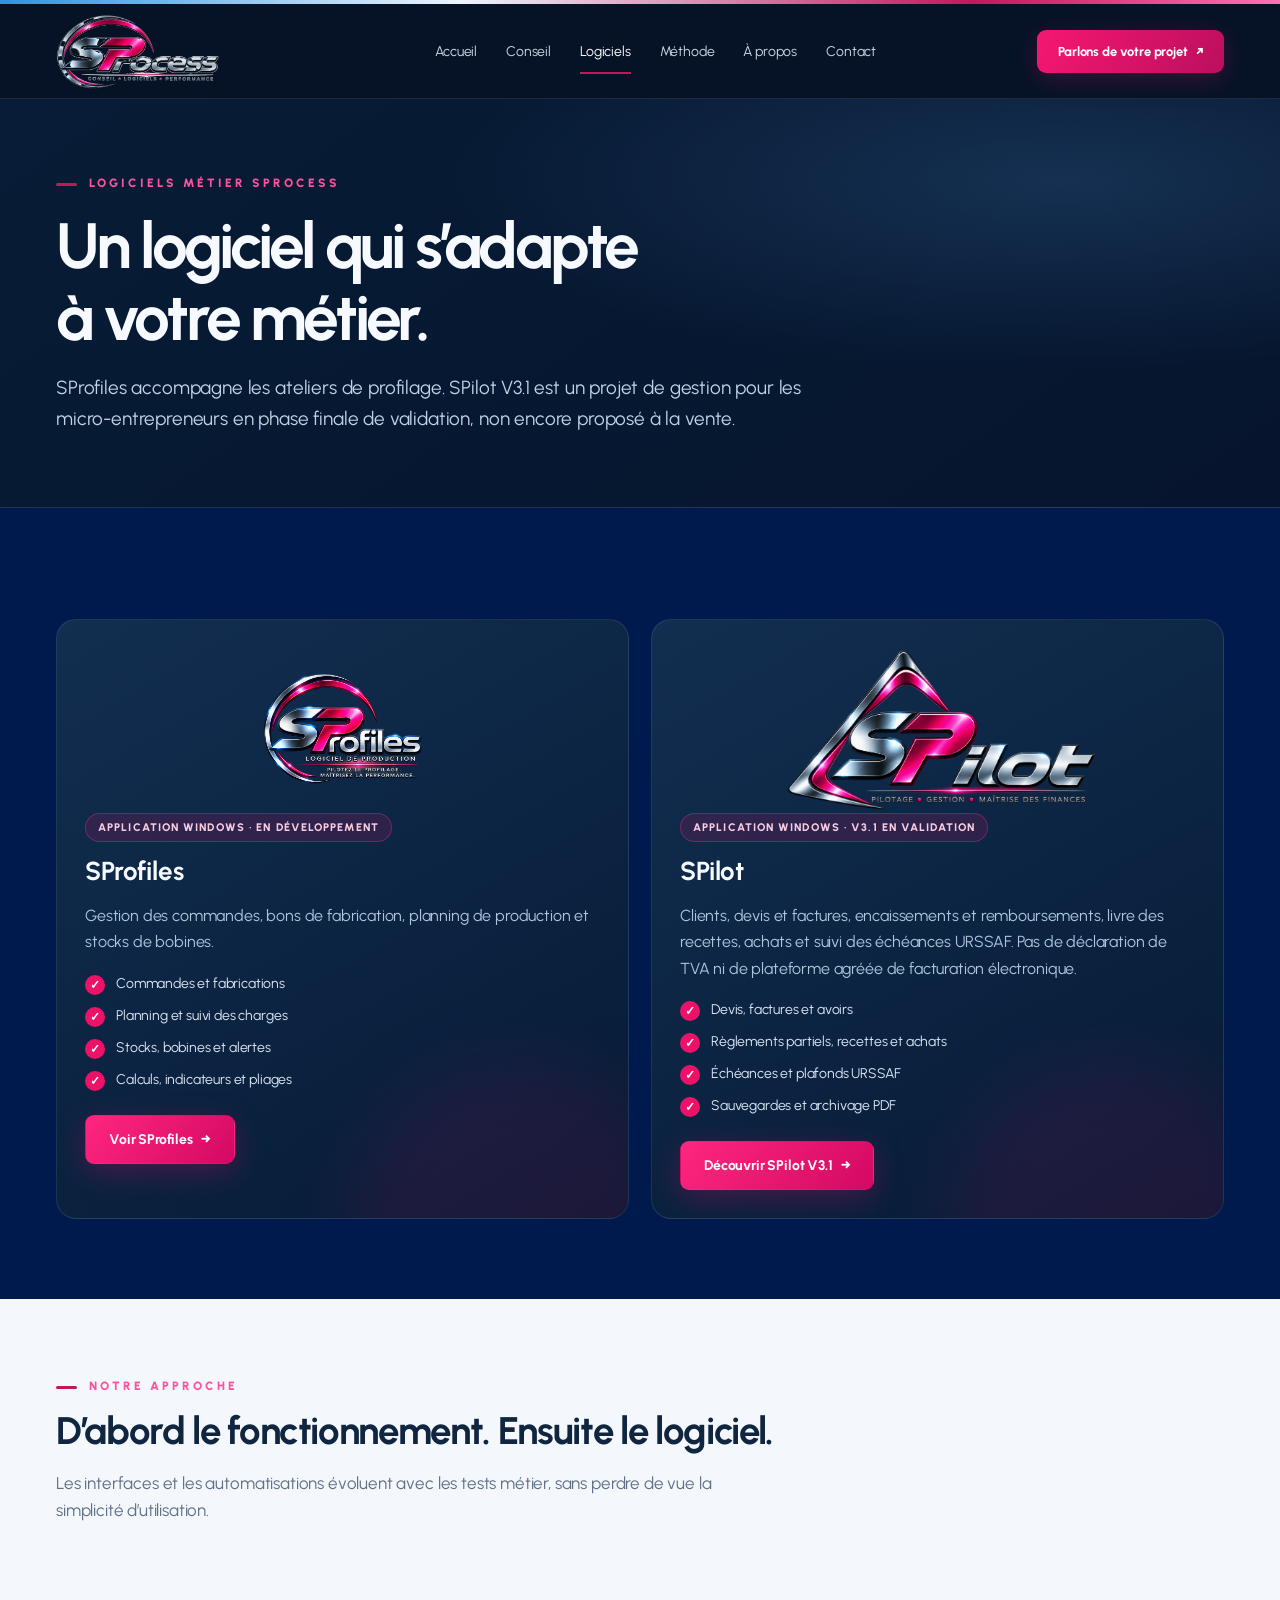
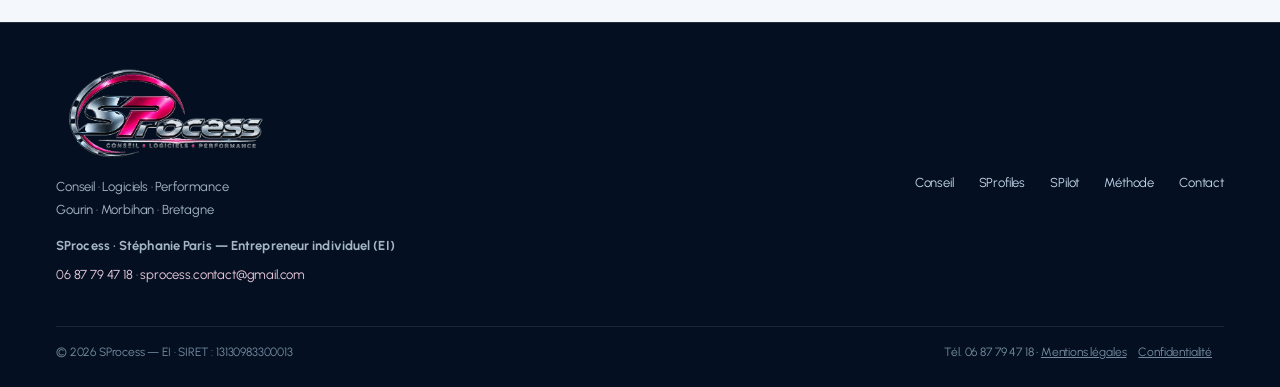
<file: logiciels.html>
<!DOCTYPE html>
<html lang="fr"><head><meta charset="utf-8"/><meta content="width=device-width,initial-scale=1" name="viewport"/><meta content="#001A4D" name="theme-color"/><title>Logiciels — SProcess</title><meta content="Découvrez SProfiles pour les ateliers de profilage et SPilot V3.1 pour le suivi de gestion des micro-entrepreneurs, avant sa commercialisation." name="description"/><link href="styles.css" rel="stylesheet"/></head><body><div class="topline"></div><header><div class="shell nav"><a aria-label="Accueil SProcess" class="brandlogo" href="index.html"><img alt="Logo officiel SProcess" src="sprocess_officiel.png"/></a><button aria-label="Menu" class="hamburger">☰</button><nav class="navigation"><a class="" href="index.html">Accueil</a><a class="" href="conseil.html">Conseil</a><a class="active" href="logiciels.html">Logiciels</a><a class="" href="methode.html">Méthode</a><a class="" href="apropos.html">À propos</a><a class="" href="contact.html">Contact</a></nav><a class="navcta" href="contact.html">Parlons de votre projet   ↗</a></div></header><main><section class="pagehero"><div class="shell"><div class="kicker">Logiciels métier SProcess</div><h1>Un logiciel qui s’adapte<br/>à votre métier.</h1><p>SProfiles accompagne les ateliers de profilage. SPilot V3.1 est un projet de gestion pour les micro-entrepreneurs en phase finale de validation, non encore proposé à la vente.</p></div></section><section class="section"><div class="shell"><div class="productcards"><article class="product"><div class="logozone"><img alt="Logo officiel SProfiles" src="sprofiles_officiel.png"/></div><div class="pill">Application Windows · En développement</div><h3>SProfiles</h3><p>Gestion des commandes, bons de fabrication, planning de production et stocks de bobines.</p><ul class="featurelist"><li>Commandes et fabrications</li><li>Planning et suivi des charges</li><li>Stocks, bobines et alertes</li><li>Calculs, indicateurs et pliages</li></ul><a class="btn pink" href="sprofiles.html">Voir SProfiles <span aria-hidden="true">→</span></a></article><article class="product"><div class="logozone"><img alt="Logo officiel SPilot" src="spilot_officiel.png"/></div><div class="pill">Application Windows · V3.1 en validation</div><h3>SPilot</h3><p>Clients, devis et factures, encaissements et remboursements, livre des recettes, achats et suivi des échéances URSSAF. Pas de déclaration de TVA ni de plateforme agréée de facturation électronique.</p><ul class="featurelist"><li>Devis, factures et avoirs</li><li>Règlements partiels, recettes et achats</li><li>Échéances et plafonds URSSAF</li><li>Sauvegardes et archivage PDF</li></ul><a class="btn pink" href="spilot.html">Découvrir SPilot V3.1 <span aria-hidden="true">→</span></a></article></div></div></section><section class="section alt"><div class="shell"><div class="kicker">Notre approche</div><h2 class="section-title">D’abord le fonctionnement. Ensuite le logiciel.</h2><p class="section-intro">Les interfaces et les automatisations évoluent avec les tests métier, sans perdre de vue la simplicité d’utilisation.</p></div></section></main><footer class="foot"><div class="shell"><div class="foot-grid"><div><img alt="Logo SProcess" src="sprocess_officiel.png"/><p>Conseil · Logiciels · Performance<br/>Gourin · Morbihan · Bretagne</p><p class="owner-identity">SProcess · Stéphanie Paris — Entrepreneur individuel (EI)</p><p class="owner-contact"><a href="tel:+33687794718">06 87 79 47 18</a> · <a href="mailto:sprocess.contact@gmail.com">sprocess.contact@gmail.com</a></p></div><div class="foot-links"><a href="conseil.html">Conseil</a><a href="sprofiles.html">SProfiles</a><a href="spilot.html">SPilot</a><a href="methode.html">Méthode</a><a href="contact.html">Contact</a></div></div><div class="copyright"><span>© 2026 SProcess — EI · SIRET : 13130983300013</span><span>Tél. 06 87 79 47 18  •  <a href="mentions-legales.html" style="text-decoration:underline;margin-right:12px;">Mentions légales</a><a href="confidentialite.html" style="text-decoration:underline;margin-right:12px;">Confidentialité</a></span></div></div></footer><script src="script.js"></script></body></html>
</file>
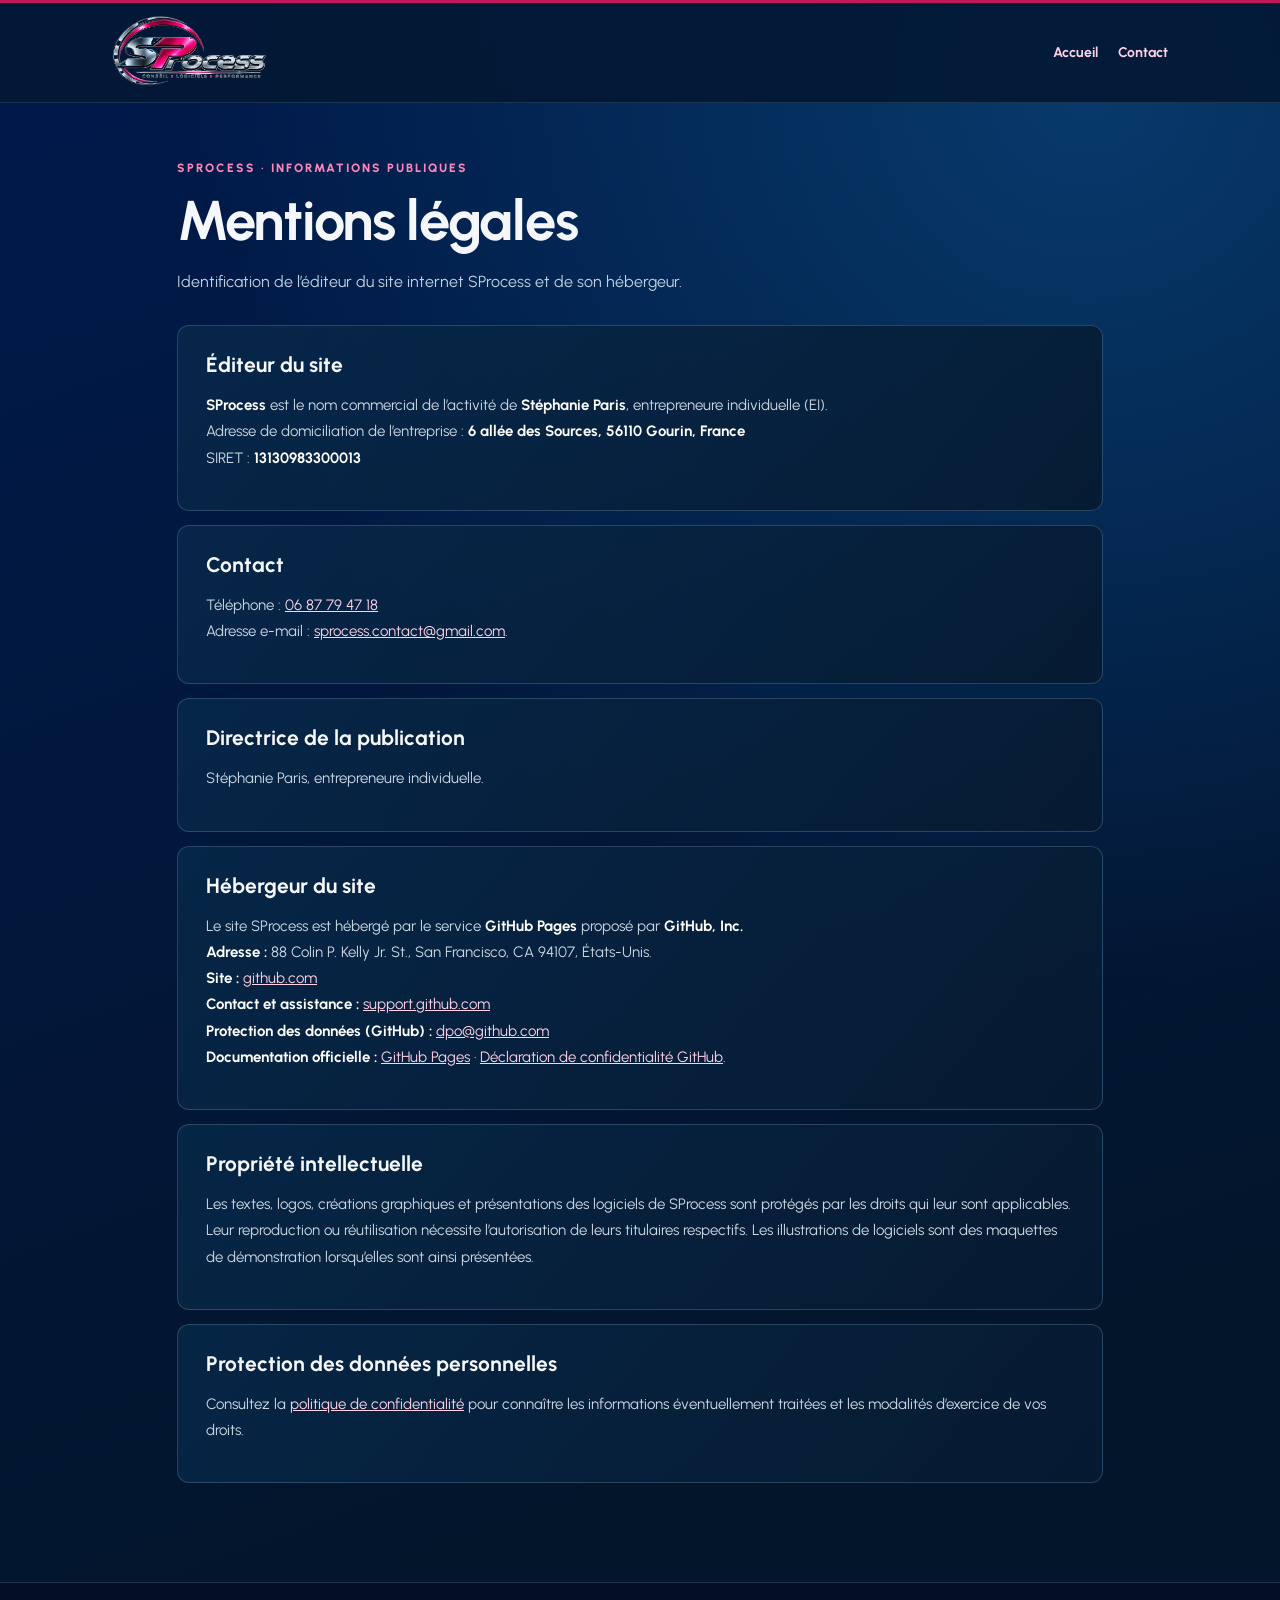
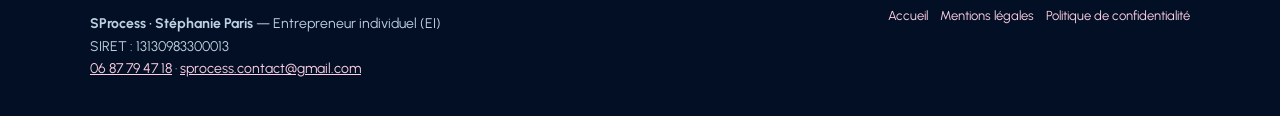
<file: mentions-legales.html>
<!DOCTYPE html>
<html lang="fr">
<head><meta charset="utf-8"/><meta content="width=device-width,initial-scale=1" name="viewport"/><meta content="#001A4D" name="theme-color"/><title>Mentions légales — SProcess</title><meta content="Mentions légales du site professionnel SProcess, Stéphanie Paris." name="description"/><link href="legal-pages.css" rel="stylesheet"/></head>
<body><header class="legal-header"><div class="legal-nav"><a aria-label="Retour accueil SProcess" href="index.html"><img alt="Logo officiel SProcess" src="sprocess_officiel.png"/></a><nav aria-label="Navigation secondaire" class="legal-nav-links"><a href="index.html">Accueil</a><a href="contact.html">Contact</a></nav></div></header>
<main class="legal-main"><div class="legal-tag">SProcess · Informations publiques</div><h1>Mentions légales</h1><p class="legal-lead">Identification de l’éditeur du site internet SProcess et de son hébergeur.</p><section class="legal-section"><h2>Éditeur du site</h2><p><strong>SProcess</strong> est le nom commercial de l’activité de <strong>Stéphanie Paris</strong>, entrepreneure individuelle (EI).<br/>Adresse de domiciliation de l’entreprise : <strong>6 allée des Sources, 56110 Gourin, France</strong><br/>SIRET : <strong>13130983300013</strong></p></section><section class="legal-section"><h2>Contact</h2><p>Téléphone : <a href="tel:+33687794718">06 87 79 47 18</a><br/>Adresse e-mail : <a href="mailto:sprocess.contact@gmail.com">sprocess.contact@gmail.com</a>.</p></section><section class="legal-section"><h2>Directrice de la publication</h2><p>Stéphanie Paris, entrepreneure individuelle.</p></section><section class="legal-section"><h2>Hébergeur du site</h2><p>Le site SProcess est hébergé par le service <strong>GitHub Pages</strong> proposé par <strong>GitHub, Inc.</strong><br/><strong>Adresse :</strong> 88 Colin P. Kelly Jr. St., San Francisco, CA 94107, États-Unis.<br/><strong>Site :</strong> <a href="https://github.com/">github.com</a><br/><strong>Contact et assistance :</strong> <a href="https://support.github.com/">support.github.com</a><br/><strong>Protection des données (GitHub) :</strong> <a href="mailto:dpo@github.com">dpo@github.com</a><br/><strong>Documentation officielle :</strong> <a href="https://docs.github.com/fr/pages/getting-started-with-github-pages">GitHub Pages</a> · <a href="https://docs.github.com/fr/site-policy/privacy-policies/github-general-privacy-statement">Déclaration de confidentialité GitHub</a>.</p></section><section class="legal-section"><h2>Propriété intellectuelle</h2><p>Les textes, logos, créations graphiques et présentations des logiciels de SProcess sont protégés par les droits qui leur sont applicables. Leur reproduction ou réutilisation nécessite l’autorisation de leurs titulaires respectifs. Les illustrations de logiciels sont des maquettes de démonstration lorsqu’elles sont ainsi présentées.</p></section><section class="legal-section"><h2>Protection des données personnelles</h2><p>Consultez la <a href="confidentialite.html">politique de confidentialité</a> pour connaître les informations éventuellement traitées et les modalités d’exercice de vos droits.</p></section></main>
<footer class="legal-footer"><div class="legal-footer-in"><div><p><strong>SProcess · Stéphanie Paris</strong> — Entrepreneur individuel (EI)<br/>SIRET : 13130983300013<br/><a href="tel:+33687794718">06 87 79 47 18</a> · <a href="mailto:sprocess.contact@gmail.com">sprocess.contact@gmail.com</a></p></div><div class="legal-footer-links"><a href="index.html">Accueil</a><a href="mentions-legales.html">Mentions légales</a><a href="confidentialite.html">Politique de confidentialité</a></div></div></footer></body></html>
</file>
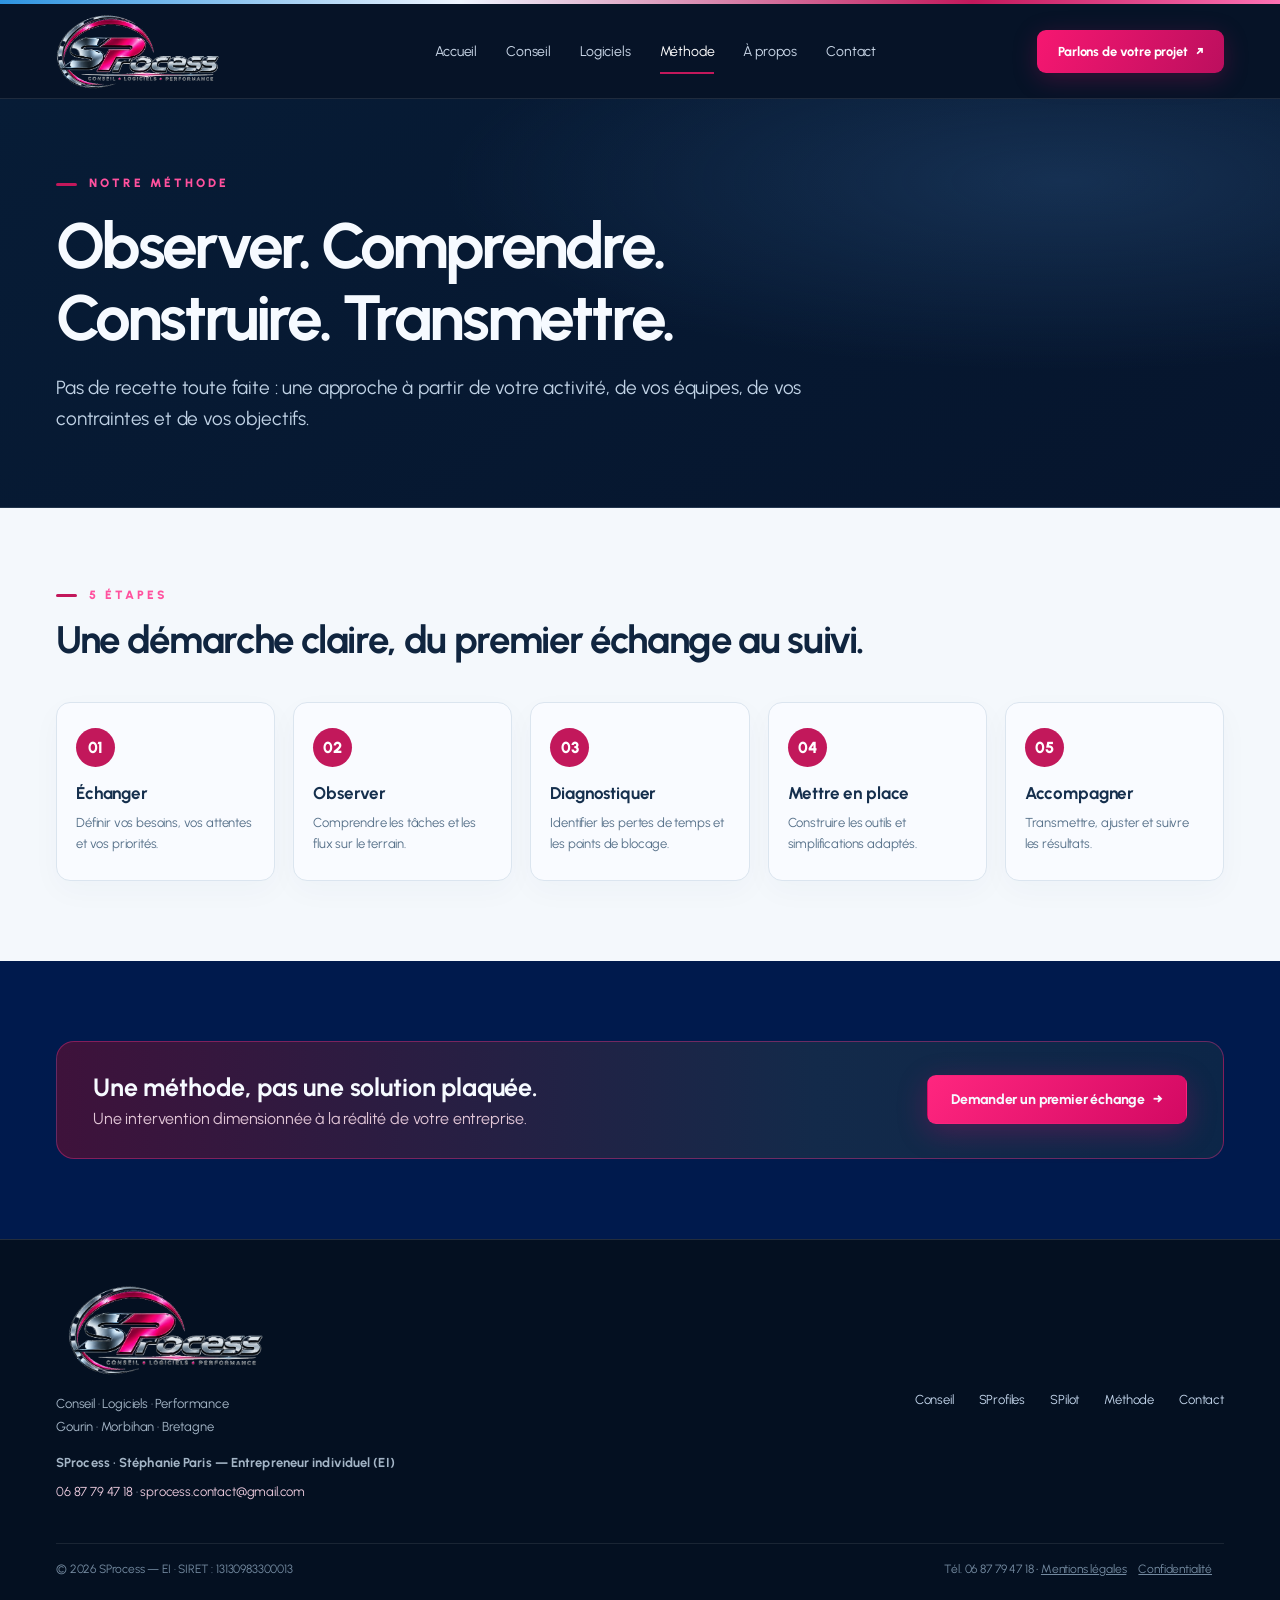
<file: methode.html>
<!DOCTYPE html>
<html lang="fr"><head><meta charset="utf-8"/><meta content="width=device-width,initial-scale=1" name="viewport"/><meta content="#001A4D" name="theme-color"/><title>Méthode — SProcess</title><meta content="La méthode SProcess : écouter, observer, diagnostiquer, mettre en place et accompagner les équipes des TPE/PME." name="description"/><link href="styles.css" rel="stylesheet"/></head><body><div class="topline"></div><header><div class="shell nav"><a aria-label="Accueil SProcess" class="brandlogo" href="index.html"><img alt="Logo officiel SProcess" src="sprocess_officiel.png"/></a><button aria-label="Menu" class="hamburger">☰</button><nav class="navigation"><a class="" href="index.html">Accueil</a><a class="" href="conseil.html">Conseil</a><a class="" href="logiciels.html">Logiciels</a><a class="active" href="methode.html">Méthode</a><a class="" href="apropos.html">À propos</a><a class="" href="contact.html">Contact</a></nav><a class="navcta" href="contact.html">Parlons de votre projet   ↗</a></div></header><main><section class="pagehero"><div class="shell"><div class="kicker">Notre méthode</div><h1>Observer. Comprendre.<br/>Construire. Transmettre.</h1><p>Pas de recette toute faite : une approche à partir de votre activité, de vos équipes, de vos contraintes et de vos objectifs.</p></div></section><section class="section alt"><div class="shell"><div class="kicker">5 étapes</div><h2 class="section-title">Une démarche claire, du premier échange au suivi.</h2><div class="steps"><div class="step"><span>01</span><h3>Échanger</h3><p>Définir vos besoins, vos attentes et vos priorités.</p></div><div class="step"><span>02</span><h3>Observer</h3><p>Comprendre les tâches et les flux sur le terrain.</p></div><div class="step"><span>03</span><h3>Diagnostiquer</h3><p>Identifier les pertes de temps et les points de blocage.</p></div><div class="step"><span>04</span><h3>Mettre en place</h3><p>Construire les outils et simplifications adaptés.</p></div><div class="step"><span>05</span><h3>Accompagner</h3><p>Transmettre, ajuster et suivre les résultats.</p></div></div></div></section><section class="section"><div class="shell banner"><div><h2>Une méthode, pas une solution plaquée.</h2><p>Une intervention dimensionnée à la réalité de votre entreprise.</p></div><a class="btn pink" href="contact.html">Demander un premier échange <span aria-hidden="true">→</span></a></div></section></main><footer class="foot"><div class="shell"><div class="foot-grid"><div><img alt="Logo SProcess" src="sprocess_officiel.png"/><p>Conseil · Logiciels · Performance<br/>Gourin · Morbihan · Bretagne</p><p class="owner-identity">SProcess · Stéphanie Paris — Entrepreneur individuel (EI)</p><p class="owner-contact"><a href="tel:+33687794718">06 87 79 47 18</a> · <a href="mailto:sprocess.contact@gmail.com">sprocess.contact@gmail.com</a></p></div><div class="foot-links"><a href="conseil.html">Conseil</a><a href="sprofiles.html">SProfiles</a><a href="spilot.html">SPilot</a><a href="methode.html">Méthode</a><a href="contact.html">Contact</a></div></div><div class="copyright"><span>© 2026 SProcess — EI · SIRET : 13130983300013</span><span>Tél. 06 87 79 47 18  •  <a href="mentions-legales.html" style="text-decoration:underline;margin-right:12px;">Mentions légales</a><a href="confidentialite.html" style="text-decoration:underline;margin-right:12px;">Confidentialité</a></span></div></div></footer><script src="script.js"></script></body></html>
</file>
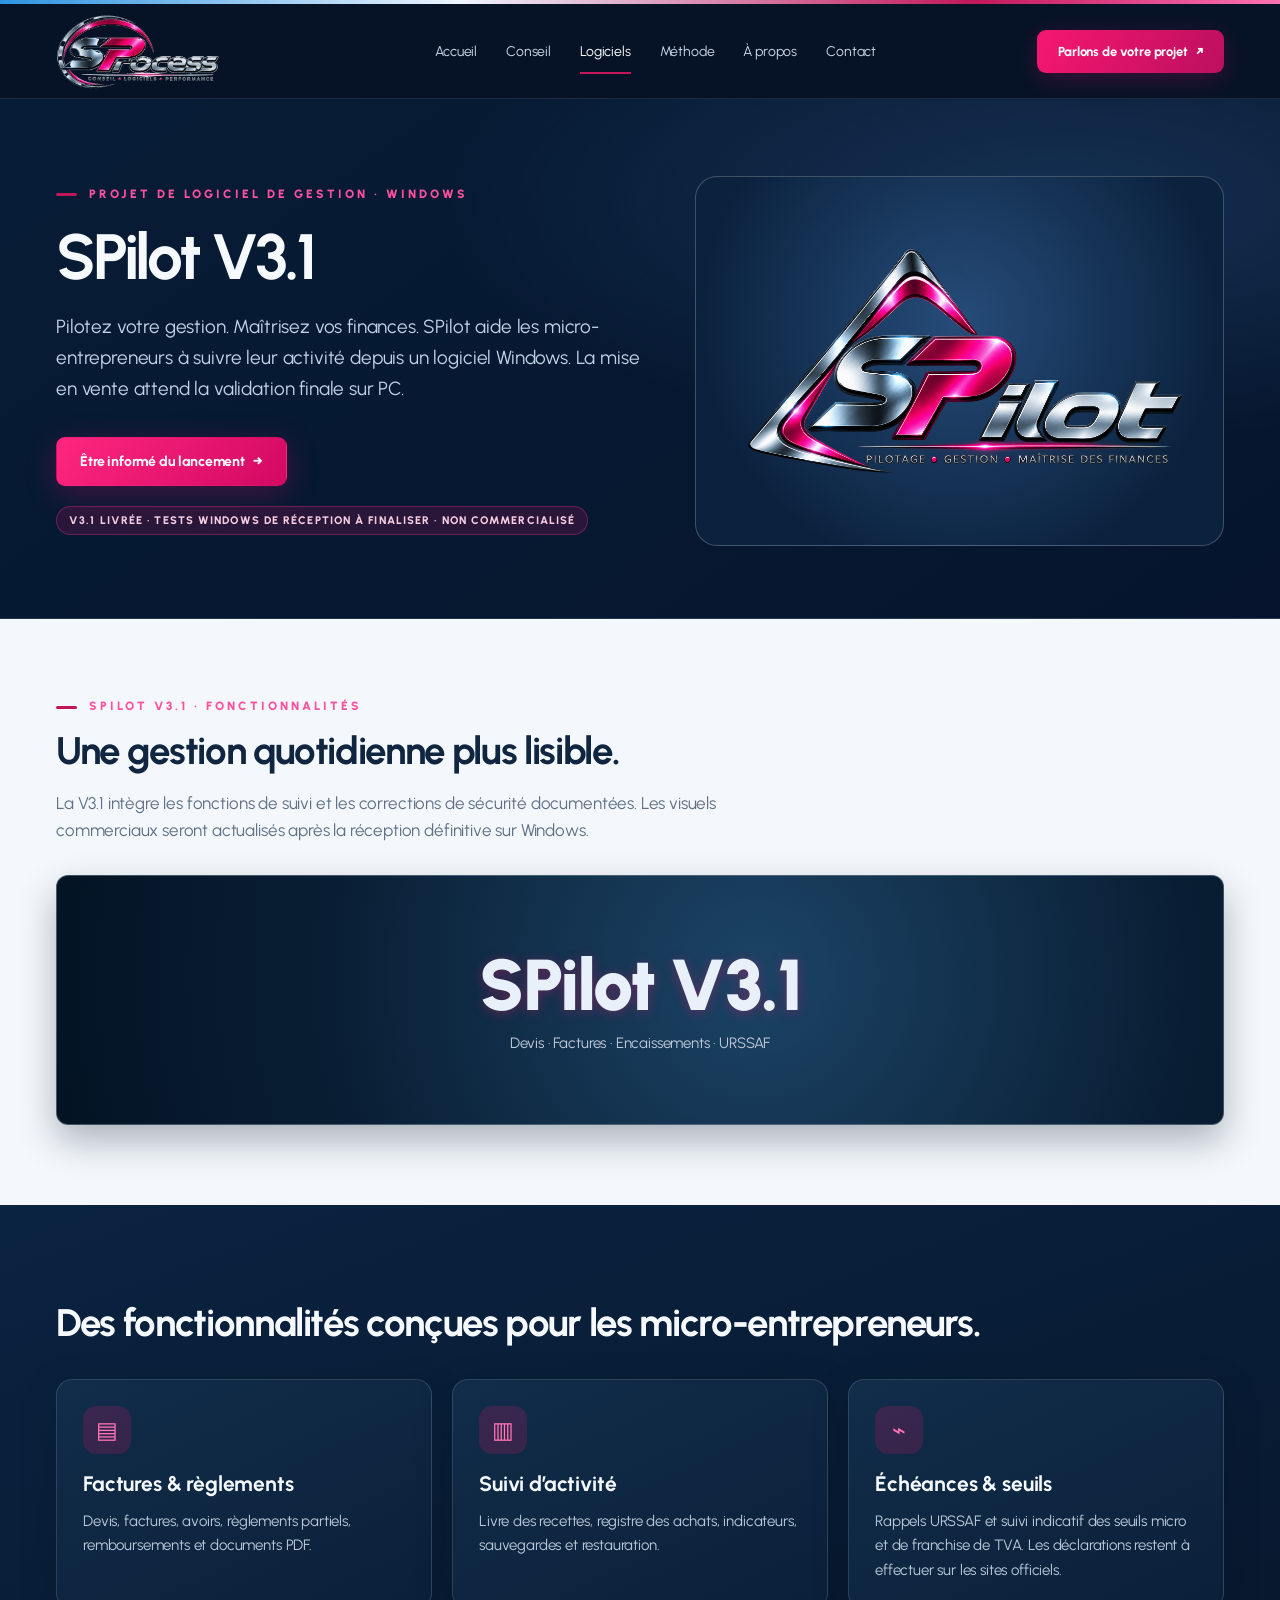
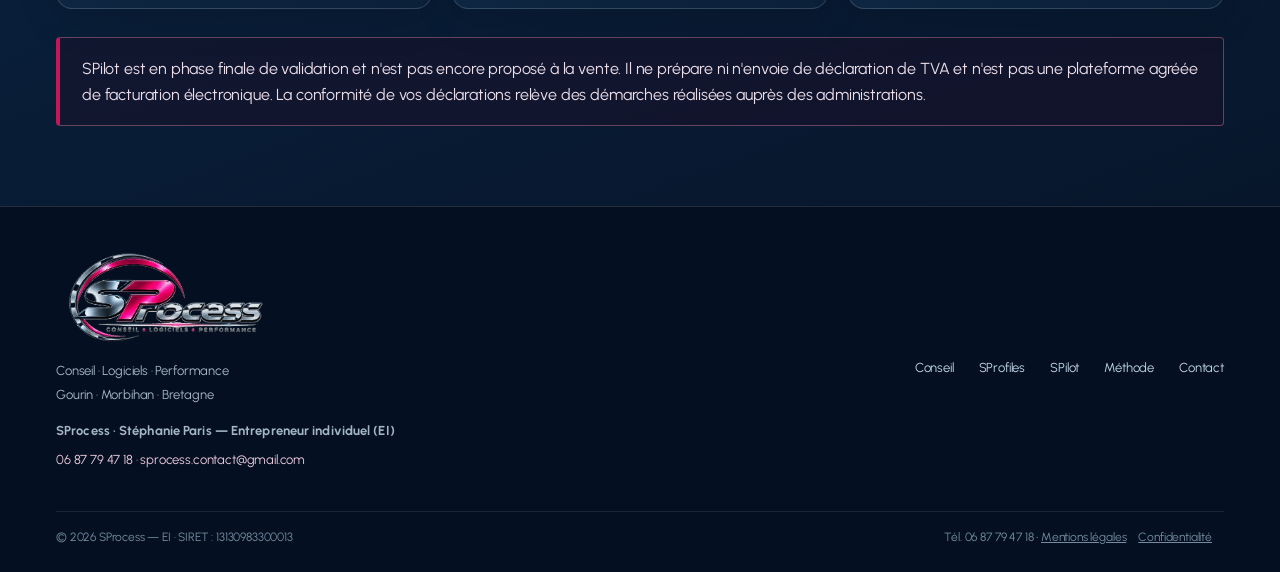
<file: spilot.html>
<!DOCTYPE html>
<html lang="fr"><head><meta charset="utf-8"/><meta content="width=device-width,initial-scale=1" name="viewport"/><meta content="#001A4D" name="theme-color"/><title>SPilot — SProcess</title><meta content="SPilot V3.1 : gestion simplifiée pour micro-entrepreneurs, devis, factures, encaissements, recettes, achats et échéances URSSAF. Validation Windows en cours." name="description"/><link href="styles.css" rel="stylesheet"/><meta content="noindex,nofollow" name="robots"/></head><body><div class="topline"></div><header><div class="shell nav"><a aria-label="Accueil SProcess" class="brandlogo" href="index.html"><img alt="Logo officiel SProcess" src="sprocess_officiel.png"/></a><button aria-label="Menu" class="hamburger">☰</button><nav class="navigation"><a class="" href="index.html">Accueil</a><a class="" href="conseil.html">Conseil</a><a class="active" href="logiciels.html">Logiciels</a><a class="" href="methode.html">Méthode</a><a class="" href="apropos.html">À propos</a><a class="" href="contact.html">Contact</a></nav><a class="navcta" href="contact.html">Parlons de votre projet   ↗</a></div></header><main><section class="pagehero"><div class="shell split"><div><div class="kicker">PROJET DE LOGICIEL DE GESTION · WINDOWS</div><h1>SPilot V3.1</h1><p>Pilotez votre gestion. Maîtrisez vos finances. SPilot aide les micro-entrepreneurs à suivre leur activité depuis un logiciel Windows. La mise en vente attend la validation finale sur PC.</p><div class="actions"><a class="btn pink" href="contact.html">Être informé du lancement <span aria-hidden="true">→</span></a></div><div style="margin-top:20px"><span class="pill">V3.1 livrée · Tests Windows de réception à finaliser · Non commercialisé</span></div></div><div class="aboutvisual"><img alt="Logo officiel SPilot avec triangle" src="spilot_officiel.png"/></div></div></section><section class="section alt"><div class="shell"><div class="kicker">SPILOT V3.1 · FONCTIONNALITÉS</div><h2 class="section-title">Une gestion quotidienne plus lisible.</h2><p class="section-intro">La V3.1 intègre les fonctions de suivi et les corrections de sécurité documentées. Les visuels commerciaux seront actualisés après la réception définitive sur Windows.</p><div class="preview pilot-project-panel" style="margin-top:30px"><div class="pilot-project-text">SPilot V3.1</div><p>Devis · Factures · Encaissements · URSSAF</p></div></div></section><section class="section dark2"><div class="shell"><h2 class="section-title">Des fonctionnalités conçues pour les micro-entrepreneurs.</h2><div class="three"><article class="panel"><div class="iconball">▤</div><h3>Factures &amp; règlements</h3><p>Devis, factures, avoirs, règlements partiels, remboursements et documents PDF.</p></article><article class="panel"><div class="iconball">▥</div><h3>Suivi d’activité</h3><p>Livre des recettes, registre des achats, indicateurs, sauvegardes et restauration.</p></article><article class="panel"><div class="iconball">⌁</div><h3>Échéances &amp; seuils</h3><p>Rappels URSSAF et suivi indicatif des seuils micro et de franchise de TVA. Les déclarations restent à effectuer sur les sites officiels.</p></article></div><p class="release-notice">SPilot est en phase finale de validation et n'est pas encore proposé à la vente. Il ne prépare ni n'envoie de déclaration de TVA et n'est pas une plateforme agréée de facturation électronique. La conformité de vos déclarations relève des démarches réalisées auprès des administrations.</p></div></section></main><footer class="foot"><div class="shell"><div class="foot-grid"><div><img alt="Logo SProcess" src="sprocess_officiel.png"/><p>Conseil · Logiciels · Performance<br/>Gourin · Morbihan · Bretagne</p><p class="owner-identity">SProcess · Stéphanie Paris — Entrepreneur individuel (EI)</p><p class="owner-contact"><a href="tel:+33687794718">06 87 79 47 18</a> · <a href="mailto:sprocess.contact@gmail.com">sprocess.contact@gmail.com</a></p></div><div class="foot-links"><a href="conseil.html">Conseil</a><a href="sprofiles.html">SProfiles</a><a href="spilot.html">SPilot</a><a href="methode.html">Méthode</a><a href="contact.html">Contact</a></div></div><div class="copyright"><span>© 2026 SProcess — EI · SIRET : 13130983300013</span><span>Tél. 06 87 79 47 18  •  <a href="mentions-legales.html" style="text-decoration:underline;margin-right:12px;">Mentions légales</a><a href="confidentialite.html" style="text-decoration:underline;margin-right:12px;">Confidentialité</a></span></div></div></footer><script src="script.js"></script></body></html>
</file>
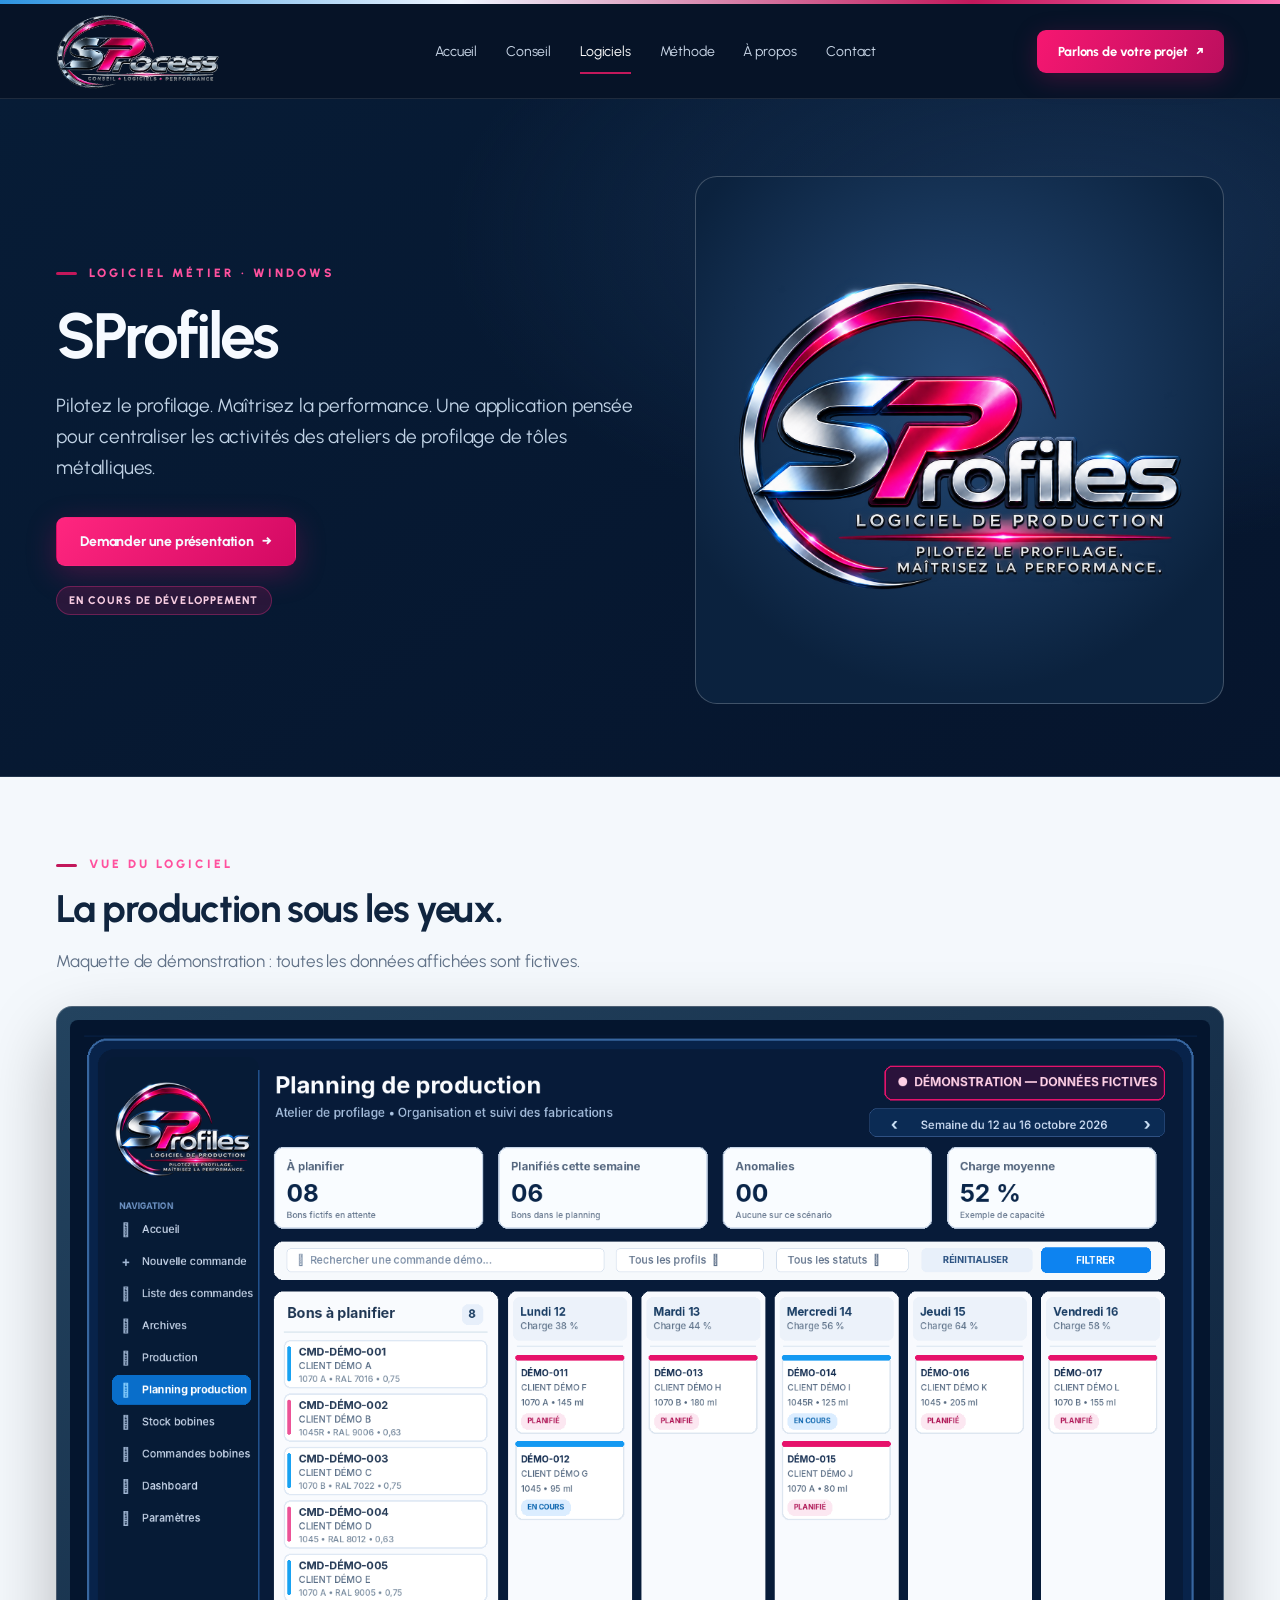
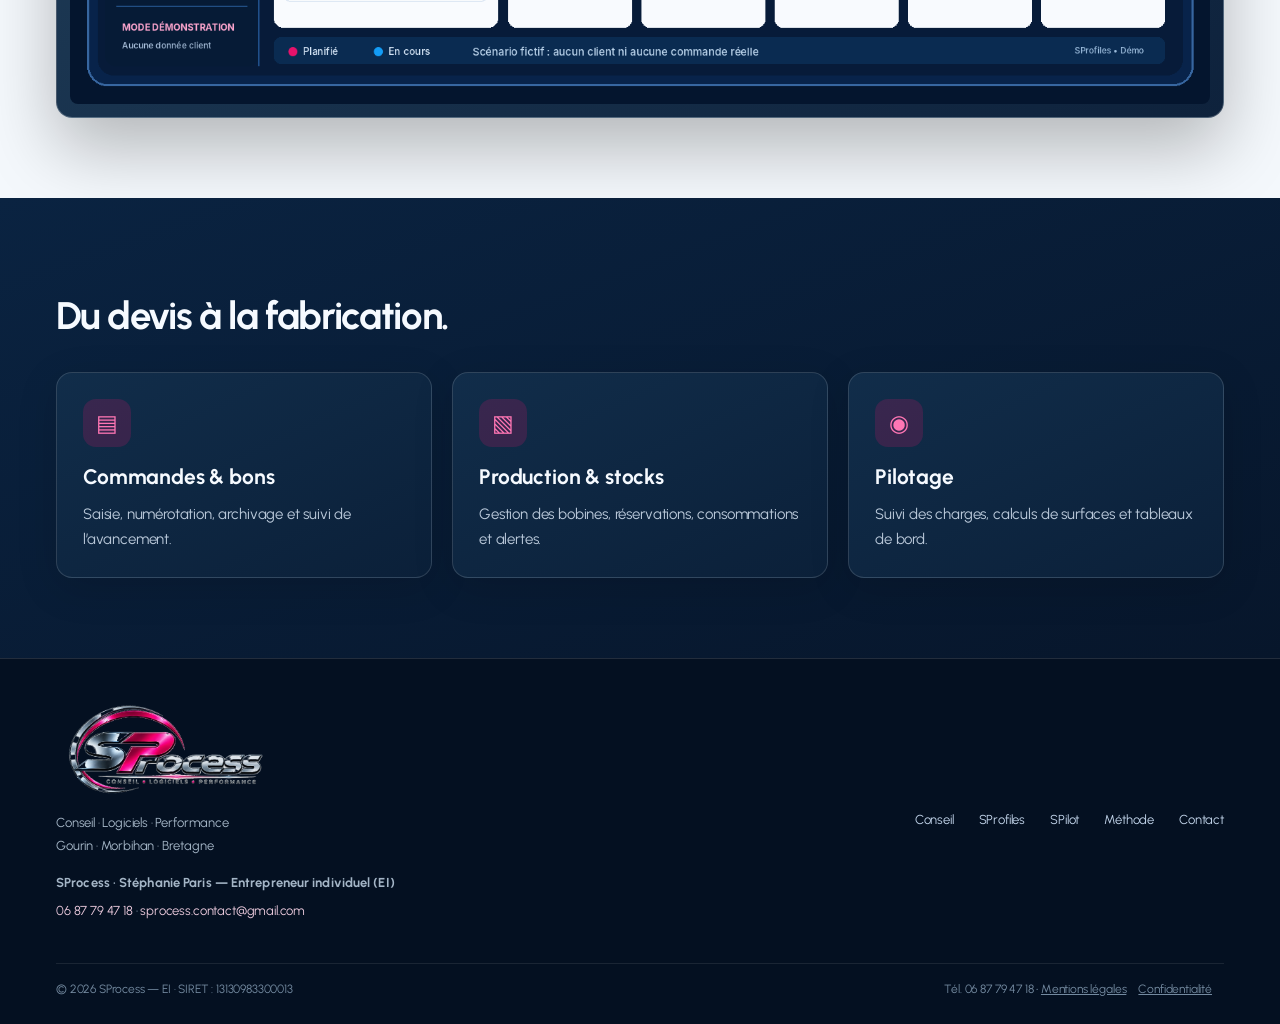
<file: sprofiles.html>
<!DOCTYPE html>
<html lang="fr"><head><meta charset="utf-8"/><meta content="width=device-width,initial-scale=1" name="viewport"/><meta content="#001A4D" name="theme-color"/><title>SProfiles — SProcess</title><meta content="SProfiles : logiciel Windows en développement pour les commandes, stocks de bobines et le planning de profilage." name="description"/><link href="styles.css" rel="stylesheet"/></head><body><div class="topline"></div><header><div class="shell nav"><a aria-label="Accueil SProcess" class="brandlogo" href="index.html"><img alt="Logo officiel SProcess" src="sprocess_officiel.png"/></a><button aria-label="Menu" class="hamburger">☰</button><nav class="navigation"><a class="" href="index.html">Accueil</a><a class="" href="conseil.html">Conseil</a><a class="active" href="logiciels.html">Logiciels</a><a class="" href="methode.html">Méthode</a><a class="" href="apropos.html">À propos</a><a class="" href="contact.html">Contact</a></nav><a class="navcta" href="contact.html">Parlons de votre projet   ↗</a></div></header><main><section class="pagehero"><div class="shell split"><div><div class="kicker">Logiciel métier · Windows</div><h1>SProfiles</h1><p>Pilotez le profilage. Maîtrisez la performance. Une application pensée pour centraliser les activités des ateliers de profilage de tôles métalliques.</p><div class="actions"><a class="btn pink" href="contact.html">Demander une présentation <span aria-hidden="true">→</span></a></div><div style="margin-top:20px"><span class="pill">En cours de développement</span></div></div><div class="aboutvisual"><img alt="Logo officiel SProfiles avec cercle" src="sprofiles_officiel.png"/></div></div></section><section class="section alt"><div class="shell"><div class="kicker">Vue du logiciel</div><h2 class="section-title">La production sous les yeux.</h2><p class="section-intro">Maquette de démonstration : toutes les données affichées sont fictives.</p><div class="preview" style="margin-top:30px"><img alt="Maquette SProfiles avec clients et commandes entièrement fictifs" src="sprofiles_demo_fictif_v3.png"/></div></div></section><section class="section dark2"><div class="shell"><h2 class="section-title">Du devis à la fabrication.</h2><div class="three"><article class="panel"><div class="iconball">▤</div><h3>Commandes &amp; bons</h3><p>Saisie, numérotation, archivage et suivi de l’avancement.</p></article><article class="panel"><div class="iconball">▧</div><h3>Production &amp; stocks</h3><p>Gestion des bobines, réservations, consommations et alertes.</p></article><article class="panel"><div class="iconball">◉</div><h3>Pilotage</h3><p>Suivi des charges, calculs de surfaces et tableaux de bord.</p></article></div></div></section></main><footer class="foot"><div class="shell"><div class="foot-grid"><div><img alt="Logo SProcess" src="sprocess_officiel.png"/><p>Conseil · Logiciels · Performance<br/>Gourin · Morbihan · Bretagne</p><p class="owner-identity">SProcess · Stéphanie Paris — Entrepreneur individuel (EI)</p><p class="owner-contact"><a href="tel:+33687794718">06 87 79 47 18</a> · <a href="mailto:sprocess.contact@gmail.com">sprocess.contact@gmail.com</a></p></div><div class="foot-links"><a href="conseil.html">Conseil</a><a href="sprofiles.html">SProfiles</a><a href="spilot.html">SPilot</a><a href="methode.html">Méthode</a><a href="contact.html">Contact</a></div></div><div class="copyright"><span>© 2026 SProcess — EI · SIRET : 13130983300013</span><span>Tél. 06 87 79 47 18  •  <a href="mentions-legales.html" style="text-decoration:underline;margin-right:12px;">Mentions légales</a><a href="confidentialite.html" style="text-decoration:underline;margin-right:12px;">Confidentialité</a></span></div></div></footer><script src="script.js"></script></body></html>
</file>
<file: premium-home.css>
:root{--night:#001A4D;--deep:#031426;--mid:#0b2c4b;--pink:#C2185B;--hot:#C2185B;--silver:#bdcbd9;--white:#f8fbff;--muted:#a4b5c9;--line:rgba(203,223,238,.19)}
*{box-sizing:border-box}html{scroll-behavior:smooth}body{margin:0;background:var(--night);color:var(--white);font-family:'Urbanist','Inter',Arial,sans-serif;-webkit-font-smoothing:antialiased}a{color:inherit;text-decoration:none}a:focus-visible,button:focus-visible{outline:2px solid #fbb6d3;outline-offset:3px}button{font:inherit;cursor:pointer}.wrap{width:min(1320px,calc(100% - 96px));margin:0 auto}.top-chrome{height:3px;background:linear-gradient(90deg,#253a50 0%,#e5f0f5 18%,#f40873 53%,#fafcff 75%,#1a3e63 100%)}.site-header{position:relative;z-index:10;background:rgba(3,19,36,.93);border-bottom:1px solid rgba(204,225,238,.17);backdrop-filter:blur(15px)}.header-grid{min-height:92px;display:grid;grid-template-columns:222px 1fr auto;align-items:center;gap:30px}.logo-link{display:flex;align-items:center}.logo-link img{display:block;width:210px;height:auto;filter:drop-shadow(0 2px 8px rgba(253,32,126,.14))}.main-nav{display:flex;justify-content:center;align-items:center;gap:26px}.main-nav a{color:#bdc8d5;font-size:14px;font-weight:700;letter-spacing:.25px;position:relative;white-space:nowrap;padding:36px 0}.main-nav a:hover,.main-nav a.current{color:white}.main-nav a.current:after{content:"";position:absolute;left:0;right:0;bottom:22px;background:var(--hot);height:2px;box-shadow:0 0 12px var(--hot)}.header-cta{padding:13px 20px;border:1px solid #ff79b2;background:linear-gradient(135deg,#bc0756,#f91b79 65%,#d40d63);border-radius:3px;font-size:13px;font-weight:800;letter-spacing:.15px;box-shadow:0 5px 22px #ad095236;white-space:nowrap}.header-cta span{font-size:16px;margin-left:14px}.menu-toggle{display:none}
.hero{background:linear-gradient(100deg,#04172a 0%,#051d33 49%,#082947 100%);position:relative;overflow:hidden}.hero:before{content:"";position:absolute;inset:0;background:radial-gradient(ellipse at 79% 28%,rgba(21,94,143,.33),transparent 45%),linear-gradient(124deg,transparent 0%,transparent 50%,rgba(204,227,252,.042) 51%,transparent 53%),repeating-linear-gradient(90deg,transparent 0px,transparent 110px,rgba(198,223,244,.014) 111px,transparent 112px)}.hero-light{position:absolute;width:740px;height:730px;border-radius:50%;right:-270px;top:-305px;background:radial-gradient(closest-side,rgba(32,122,167,.18),transparent)}.metal-line{position:absolute;left:0;top:0;height:2px;width:52%;background:linear-gradient(90deg,transparent,#e0edf6aa,transparent)}.hero-inner{min-height:680px;display:grid;grid-template-columns:51% 49%;align-items:center;padding-top:56px;padding-bottom:58px;position:relative;z-index:1}.hero-copy{padding:4px 0 20px}.eyebrow,.section-kicker{display:flex;align-items:center;gap:11px;color:#d5cbd7;font-size:11px;letter-spacing:3px;font-weight:800}.eyebrow b{color:var(--hot);font-size:17px;line-height:.5}.mini-line{display:inline-block;flex:0 0 31px;height:2px;background:linear-gradient(90deg,var(--pink),#ff8bb9);box-shadow:0 0 13px #e6126b88}.hero h1{font-weight:800;letter-spacing:-3.5px;font-size:clamp(52px,5.2vw,80px);line-height:1.05;margin:35px 0 27px;max-width:680px}.hero h1 em,.section-heading h2 em,.approach h2 em,.contact-band h2 em{font-style:normal;background:linear-gradient(112deg,#fff 10%,#bbcbdc 40%,#f9faff 57%,#a5b5c9 85%);-webkit-background-clip:text;background-clip:text;color:transparent}.hero h1 em{position:relative}.hero h1 em:after{content:"";position:absolute;left:0;bottom:-10px;width:90%;height:3px;background:linear-gradient(90deg,var(--hot),rgba(253,32,126,.03));box-shadow:0 0 16px #ff20815a}.hero-intro{font-size:17px;line-height:1.78;color:#b5c2d1;font-weight:500;max-width:563px;margin:0 0 31px}.hero-intro strong{color:#f3f8ff;font-weight:700}.hero-actions{display:flex;gap:13px;flex-wrap:wrap}.button-primary,.button-outline{min-height:52px;display:inline-flex;align-items:center;justify-content:space-between;gap:18px;border-radius:5px;font-size:14px;font-weight:800;padding:0 20px;letter-spacing:.1px;transition:transform .2s,box-shadow .2s}.button-primary:hover,.button-outline:hover{transform:translateY(-2px)}.button-primary{background:linear-gradient(118deg,#ce0a59 0%,#fc207c 50%,#da0d60 100%);border:1px solid #fa77ad;box-shadow:inset 0 1px 0 #ffffff77,0 10px 28px #ae0b4b37}.button-outline{background:linear-gradient(140deg,#1d3a5599,#051a30b0);border:1px solid #a8bccdb0;color:#f4f7fa}.button-primary span,.button-outline span{font-size:19px;font-weight:500}.trust-line{margin-top:42px;display:flex;align-items:center;gap:19px;flex-wrap:wrap;font-size:11px;letter-spacing:.15px;color:#aab9ca;font-weight:600}.trust-line span{white-space:nowrap}.trust-line i{font-size:11px;color:#ff3b95;font-style:normal;margin-right:5px}
.hero-showcase{height:560px;position:relative;display:flex;justify-content:center;align-items:center}.showcase-orbit{position:absolute;pointer-events:none;border:1px solid rgba(160,198,228,.17);width:540px;height:540px;border-radius:50%;transform:rotate(-25deg)}.orbit-one{right:0;top:12px;border-left-color:#f51676a9;border-top-color:#d6e0f233;box-shadow:0 0 50px #1681bf11}.orbit-two{width:440px;height:440px;right:50px;top:60px;border-right-color:#f5167688;transform:rotate(15deg)}.showcase-label{z-index:2;position:absolute;top:54px;left:43px;right:20px;display:flex;align-items:center;gap:12px;color:#d1e0ec;font-size:10px;letter-spacing:1.6px;font-weight:800}.live-dot{width:7px;height:7px;border-radius:50%;background:#ff2380;box-shadow:0 0 11px #ff2380}.showcase-label-line{width:25px;height:1px;background:#a7b9ca99}.showcase-screen{position:relative;z-index:2;width:min(580px,96%);border:1px solid #8ea8c8b0;border-radius:11px;background:linear-gradient(135deg,#0e3153,#05172a 65%);box-shadow:0 26px 72px rgba(0,2,18,.65),0 0 0 8px #6ba2ce0d,inset 0 0 0 1px #fff2;transform:perspective(1100px) rotateY(-7deg) rotateX(2deg);padding:7px}.showcase-screen:after{content:"";position:absolute;inset:5px;pointer-events:none;border-radius:8px;box-shadow:inset 0 1px 20px #5faad91c}.showcase-screen img{width:100%;border-radius:3px;display:block}.showcase-top{height:31px;display:flex;align-items:center;justify-content:space-between;padding:0 7px 4px;color:#9cb4cb;font-size:9px;letter-spacing:1.4px;font-weight:800}.screen-dots{display:flex;gap:4px}.screen-dots i{height:6px;width:6px;background:#f31b79;border-radius:50%}.screen-dots i:nth-child(2){background:#bdcbd9}.screen-dots i:nth-child(3){background:#277bb8}.screen-mark{font-size:15px;color:#f31b79}.glass-badge{z-index:3;position:absolute;display:flex;align-items:center;gap:10px;background:linear-gradient(125deg,#123756e8,#071b32f0);border:1px solid #9db8ca69;border-radius:9px;box-shadow:0 14px 36px #0008,0 1px 0 #fff2 inset;padding:13px 17px;min-width:192px}.badge-a{left:-7px;top:130px}.badge-b{right:-6px;bottom:103px}.badge-icon{height:32px;width:32px;display:grid;place-items:center;background:#183f5a;border:1px solid #83a4b866;border-radius:7px;color:#e9f2f8;font-size:22px}.pink-icon{background:#651037;color:#f9bdd7;border-color:#ee2a76}.glass-badge strong{display:block;font-size:14px;line-height:1.2}.glass-badge small{display:block;font-size:10px;color:#a8bbce;margin-top:5px}.showcase-signature{position:absolute;bottom:22px;left:0;right:0;display:flex;align-items:center;justify-content:center;gap:16px;font-size:10px;letter-spacing:2.4px;color:#a1bdcf;font-weight:800}.showcase-signature .sep{height:3px;width:3px;background:#f02780;border-radius:50%}.hero-bottom{position:relative;z-index:2;border-top:1px solid #7894ad3a;background:#031628af}.hero-bottom-inner{height:50px;display:flex;align-items:center;justify-content:space-between;color:#92acc1;font-size:10px;letter-spacing:2px;font-weight:800}.hero-bottom-inner b{color:#f82c80}.scroll-cue span{font-size:17px;margin-left:8px;color:#ff4897}
.expertise{padding:108px 0 112px;background:linear-gradient(140deg,#061a2e,#0a2540 75%);position:relative}.expertise:before,.softwares:before{content:"";position:absolute;inset:0;pointer-events:none;background:repeating-linear-gradient(130deg,transparent 0px,transparent 118px,#cbdff309 119px,transparent 120px)}.expertise .wrap,.softwares .wrap{position:relative}.section-heading{display:flex;align-items:end;justify-content:space-between;gap:52px;margin:15px 0 35px}.section-heading h2,.approach h2,.contact-band h2{font-size:clamp(37px,3.5vw,52px);line-height:1.1;font-weight:800;letter-spacing:-1.6px;margin:12px 0 0;max-width:700px}.section-heading p{font-size:15px;line-height:1.7;color:#acbcd0;max-width:420px;margin:0 0 4px}.expertise-grid{display:grid;grid-template-columns:repeat(3,1fr);gap:20px}.expertise-card{min-height:295px;padding:32px 31px 29px;position:relative;background:linear-gradient(138deg,#102f4ba0,#051c32);border:1px solid #a9c5d13e;box-shadow:inset 0 1px 0 #ffffff12,0 20px 40px #0002;transition:transform .2s,border-color .2s}.expertise-card:hover{transform:translateY(-5px);border-color:#f15b98a3}.expertise-card .num{position:absolute;right:30px;top:30px;color:#8fa7b8;font-size:12px;letter-spacing:1px}.service-icon{display:grid;place-items:center;width:54px;height:54px;font-size:30px;color:#ff4796;border:1px solid #e6126b6e;background:#6d104334;border-radius:11px;margin-bottom:24px}.expertise-card h3{font-size:21px;letter-spacing:-.35px;margin:0 0 12px}.expertise-card p{line-height:1.75;font-size:14px;color:#aebed0;margin:0}.card-link{font-size:11px;letter-spacing:1.5px;font-weight:900;color:#f8b0d0;display:inline-flex;gap:15px;margin-top:23px}
.softwares{position:relative;padding:100px 0 112px;background:linear-gradient(130deg,#031323 0%,#051e35 50%,#06152b 100%);border-top:1px solid #9aafca1f}.software-heading{margin-bottom:41px}.product-grid{display:grid;grid-template-columns:repeat(2,minmax(0,1fr));gap:26px}.product-card{position:relative;overflow:hidden;padding:31px;background:linear-gradient(160deg,#123452ac,#061b30 55%,#0b2741 100%);border:1px solid #b7c9dc59;border-radius:11px;box-shadow:0 24px 60px #020c1d89}.product-glow{position:absolute;right:-130px;top:-130px;width:410px;height:410px;background:radial-gradient(circle,#e6126b18,transparent 70%);pointer-events:none}.product-head{display:flex;justify-content:space-between;gap:12px;align-items:start;position:relative;z-index:1}.product-type{font-size:10px;letter-spacing:2px;color:#e9a9c3;font-weight:800}.product-head h3{font-size:30px;letter-spacing:-1px;margin:7px 0}.product-status{border:1px solid #e68cbe82;border-radius:3px;font-size:9px;letter-spacing:1.1px;font-weight:800;color:#ffb1d5;padding:8px;white-space:nowrap}.product-logo{height:145px;display:flex;justify-content:center;align-items:center;position:relative;z-index:1;margin-top:3px}.product-logo img{height:170px;width:250px;object-fit:contain;filter:drop-shadow(0 0 15px #bc1e7336)}.pilot-logo img{width:335px;height:160px}.product-preview{position:relative;padding:5px;border-radius:8px;border:1px solid #a5c7d45a;background:#031627;box-shadow:0 15px 34px #0008;height:205px;overflow:hidden}.product-preview img{width:100%;height:100%;object-fit:cover;object-position:top;border-radius:4px;display:block}.product-card p{font-size:15px;line-height:1.7;color:#bfced9;max-width:480px;margin:21px 0 25px;min-height:52px;position:relative}.product-link{display:flex;align-items:center;justify-content:space-between;border-top:1px solid #b7c8d945;padding-top:20px;color:#fff;font-size:12px;font-weight:900;letter-spacing:1.5px}.product-link span{color:#ff4193;font-size:20px}
.approach{padding:77px 0;background:linear-gradient(96deg,#122e48,#061c31);border-top:1px solid #a3baca32;border-bottom:1px solid #a3baca32}.approach-row{display:flex;align-items:end;justify-content:space-between;gap:50px}.approach h2{font-size:46px;margin:20px 0}.approach p{max-width:650px;color:#b6c4d3;line-height:1.7}.approach .button-outline{margin-bottom:10px}.contact-band{padding:88px 0;background:radial-gradient(ellipse at 76% 5%,#59133955,transparent 45%),linear-gradient(140deg,#05192c,#0a2945)}.contact-inner{display:flex;justify-content:space-between;align-items:center;gap:45px}.contact-band h2{font-size:49px;margin:20px 0}.contact-band p{color:#b3c1ce;font-size:15px}.contact-actions{display:flex;flex-direction:column;align-items:start;gap:13px}.contact-actions .button-primary{min-width:280px}.tel-line{font-size:22px;font-weight:800;color:#f7f9fc;margin-top:5px}.email-line{font-size:15px;color:#bdcedc}.footer{background:#020e1d;border-top:1px solid #a3bed02b;padding:47px 0 25px}.footer-main{display:flex;align-items:center;justify-content:space-between;gap:35px;padding-bottom:38px;border-bottom:1px solid #a1b5c32c}.footer-brand img{height:75px;max-width:210px;object-fit:contain;display:block}.footer-brand span{display:block;font-size:10px;letter-spacing:2px;font-weight:800;color:#a4b5c5}.footer-links{display:flex;flex-wrap:wrap;gap:24px}.footer-links a{color:#bbcad7;font-size:13px;font-weight:700}.footer-bottom{display:flex;justify-content:space-between;gap:25px;margin-top:23px;font-size:11px;color:#788fa6}
@media(max-width:1150px){.wrap{width:min(100% - 64px,1080px)}.header-grid{grid-template-columns:180px 1fr auto;gap:16px}.logo-link img{width:180px}.main-nav{gap:15px}.main-nav a{font-size:12px}.header-cta{font-size:11px;padding:12px}.hero-inner{grid-template-columns:52% 48%}.hero h1{font-size:clamp(48px,5vw,70px)}.hero-intro{font-size:15px}.hero-showcase{transform:scale(.95);transform-origin:right center}.badge-a{left:0}.badge-b{right:-15px}}
@media(max-width:880px){.wrap{width:min(100% - 40px,690px)}.header-grid{min-height:74px;grid-template-columns:1fr auto;gap:12px}.logo-link img{width:168px}.header-cta{display:none}.menu-toggle{display:flex;flex-direction:column;justify-content:center;gap:5px;border:1px solid #b6c8d75e;background:#0a2944;padding:12px 14px;border-radius:4px}.menu-toggle span{width:21px;height:2px;background:#f0f5fc;display:block}.main-nav{position:absolute;display:none;top:75px;left:0;right:0;background:#061a2f;border-bottom:1px solid #9db8cb5e;flex-direction:column;align-items:stretch;gap:0;padding:10px 24px 16px;box-shadow:0 25px 40px #0008}.main-nav.open{display:flex}.main-nav a{font-size:15px;padding:13px}.main-nav a.current:after{bottom:7px;right:auto;left:13px;width:42px}.hero-inner{grid-template-columns:1fr;min-height:unset;padding:75px 0 20px}.hero h1{font-size:clamp(56px,8vw,78px)}.hero-intro{max-width:600px}.hero-showcase{height:520px;margin-top:30px;transform:none}.showcase-screen{width:95%}.badge-a{left:4px}.badge-b{right:6px}.section-heading{display:block}.section-heading p{margin-top:20px}.expertise-grid{grid-template-columns:1fr}.expertise-card{min-height:250px}.product-grid{grid-template-columns:1fr}.approach-row,.contact-inner{display:block}.approach .button-outline{margin-top:14px}.contact-actions{margin-top:32px}.footer-main,.footer-bottom{display:block}.footer-links{margin-top:30px}.footer-bottom span{display:block;margin-bottom:10px}}
@media(max-width:520px){.wrap{width:calc(100% - 36px)}.site-header .wrap{width:calc(100% - 32px)}.hero-inner{padding:54px 0 8px}.eyebrow,.section-kicker{font-size:9px;letter-spacing:1.55px;gap:6px}.mini-line{flex-basis:22px}.hero h1{font-size:clamp(43px,11vw,60px);letter-spacing:-2px;line-height:1.08;margin:28px 0 29px}.hero-intro{font-size:14.5px;line-height:1.7}.hero-actions{flex-direction:column;align-items:stretch}.button-primary,.button-outline{font-size:13px;min-height:50px;width:100%}.trust-line{margin-top:26px;gap:11px 18px;font-size:10px}.hero-showcase{height:325px;margin-top:20px}.showcase-orbit{height:300px;width:300px;right:12px;top:5px}.orbit-two{width:260px;height:260px;right:31px;top:28px}.showcase-label{top:15px;left:0;font-size:7.3px;letter-spacing:1px;gap:7px}.showcase-label-line{width:11px}.showcase-screen{width:98%;transform:none;margin-top:18px;padding:4px}.showcase-top{height:21px;font-size:7px;letter-spacing:.7px;padding:0 5px 2px}.screen-dots i{width:4px;height:4px}.glass-badge{padding:7px 10px;min-width:130px;gap:6px;border-radius:5px}.badge-a{left:-7px;top:77px}.badge-b{right:-5px;bottom:49px}.badge-icon{width:22px;height:22px;font-size:15px}.glass-badge strong{font-size:10px}.glass-badge small{font-size:7px;margin-top:2px}.showcase-signature{bottom:3px;font-size:7px;letter-spacing:1.3px;gap:9px}.hero-bottom-inner{height:42px;font-size:8px;letter-spacing:1px}.hero-bottom-inner>span:nth-child(2){display:none}.expertise{padding:70px 0}.section-heading h2,.approach h2,.contact-band h2{font-size:36px;letter-spacing:-1.1px}.section-heading p{font-size:14px}.expertise-grid{gap:15px}.expertise-card{padding:25px;min-height:255px}.softwares{padding:70px 0}.product-card{padding:20px}.product-head h3{font-size:27px}.product-status{font-size:7px;letter-spacing:.3px}.product-logo{height:122px}.product-logo img{height:136px}.pilot-logo img{height:105px;width:300px}.product-preview{height:163px}.product-card p{font-size:14px}.approach{padding:60px 0}.contact-band{padding:65px 0}.contact-band h2{font-size:38px}.footer-links{gap:14px}.footer-links a{font-size:12px}}

/* SProcess | Signature officielle dans les pieds de page */
.owner-identity{margin:10px 0 5px;color:#f4f7fc;font-family:Urbanist,Arial,sans-serif;font-size:13px;font-weight:700;letter-spacing:.1px;}
.owner-contact{display:block;margin:0 0 12px;color:#cad8e7;font-size:13px;line-height:1.75;overflow-wrap:anywhere;}
.owner-contact a{color:#eac9dc;text-decoration:none;}
.owner-contact a:hover{text-decoration:underline;}
.footer-brand .owner-identity,.footer-brand .owner-contact{letter-spacing:normal;}

/* SPilot - noncommercial project placeholder */
.pilot-preview-placeholder{display:flex;flex-direction:column;align-items:center;justify-content:center;gap:12px;background:radial-gradient(circle at 55% 35%,#173e63,transparent 55%),linear-gradient(135deg,#081c33,#041126);text-align:center;padding:22px}
.pilot-prelaunch{font-size:clamp(14px,1.4vw,20px);font-weight:800;letter-spacing:.4px;color:#eef5ff}
.pilot-preview-placeholder small{font-size:12px;color:#b8cddd}
</file>
<file: styles.css>
@import url('https://fonts.googleapis.com/css2?family=Urbanist:wght@400;500;600;700;800;900&display=swap');
:root{--navy:#001A4D;--ink:#071427;--deep:#071c36;--mid:#0b2b4e;--pink:#C2185B;--fuchsia:#ff2c90;--blue:#0066D6;--chrome:#dce8f5;--muted:#a8b9ce;--white:#f6faff;--subtle:#142c49;--green:#76d6c2}
*{box-sizing:border-box}html{scroll-behavior:smooth}body{margin:0;background:var(--navy);color:var(--white);font-family:Urbanist,'Segoe UI',Arial,sans-serif;letter-spacing:-.01em}a{color:inherit;text-decoration:none}button,input,textarea{font:inherit}::selection{background:#ec1269a8;color:#fff}
.topline{height:4px;background:linear-gradient(90deg,#2d94e1,#eef5ff 36%,var(--pink) 76%,#fd72b4)}header{position:relative;z-index:4;height:95px;background:#061327;display:flex;align-items:center;border-bottom:1px solid #ffffff1a}.shell{width:min(1310px,calc(100% - 112px));margin-inline:auto}.nav{display:flex;align-items:center;justify-content:space-between;gap:20px}.brandlogo{width:218px;height:78px;display:flex;align-items:center;justify-content:flex-start}.brandlogo img{width:100%;max-height:75px;object-fit:contain;object-position:left center}.navigation{display:flex;align-items:center;gap:29px}.navigation a{font-size:14px;color:#cbd8e9;transition:color .2s;position:relative}.navigation a:hover,.navigation a.active{color:#fff}.navigation a.active:after{content:'';position:absolute;height:2px;background:var(--pink);bottom:-14px;left:0;right:0}.navcta{background:linear-gradient(115deg,#f61771,#bc0f5e);color:#fff;padding:14px 21px;border-radius:9px;box-shadow:0 6px 24px #d50f6740;font-size:13px;font-weight:750;white-space:nowrap}.hamburger{display:none}
.btn{display:inline-flex;justify-content:center;align-items:center;gap:8px;padding:15px 23px;font-weight:750;border-radius:9px;font-size:14px;cursor:pointer;transition:transform .2s,background .2s;border:1px solid transparent}.btn:hover{transform:translateY(-2px)}.btn.pink{background:linear-gradient(130deg,#ff267f,#d30963);box-shadow:0 8px 30px #f0086c42}.btn.ghost{border-color:#8094af8e;background:#fff0;color:#eff7ff}.btn.light{background:#eaf3fd;color:#072244}.btn.soft{background:#133b5e;color:white}
.kicker{font-size:12px;font-weight:850;letter-spacing:.25em;text-transform:uppercase;color:#ff519e}.kicker:before{content:'';display:inline-block;width:21px;height:3px;border-radius:4px;background:var(--pink);vertical-align:middle;margin-right:12px}.hero{background:radial-gradient(ellipse at 80% 48%,#13447596 0%,transparent 38%),radial-gradient(ellipse at 55% 0%,#0c3159 0%,transparent 60%),linear-gradient(160deg,#06182f,#051225);position:relative;overflow:hidden}.hero:after{content:'';position:absolute;inset:0;background-image:linear-gradient(#ffffff04 1px,transparent 1px),linear-gradient(90deg,#ffffff04 1px,transparent 1px);background-size:50px 50px;pointer-events:none}.hero .shell{position:relative;z-index:1}.hero-grid{min-height:660px;display:grid;grid-template-columns:52% 48%;align-items:center;gap:26px;padding:66px 0}.hero h1{font-size:clamp(44px,5.3vw,76px);line-height:1.07;letter-spacing:-.055em;margin:27px 0 26px;font-weight:830}.hero h1 em{font-style:normal;background:linear-gradient(90deg,#fff,#ccdeee);background-clip:text;color:transparent}.hero h1 span{color:#fa478f}.lead{color:#c2d1e2;font-size:19px;line-height:1.67;max-width:620px}.actions{display:flex;gap:13px;flex-wrap:wrap;margin-top:33px}.micro{display:flex;gap:20px;margin-top:33px;color:#c1d1e6;font-size:12px;letter-spacing:.02em}.micro b{color:#ee3885}.micro span{display:flex;align-items:center;gap:7px}
.visual{position:relative;min-height:490px;display:grid;place-items:center}.visual:before{content:'';position:absolute;width:75%;height:77%;background:#f4076d;opacity:.13;filter:blur(85px);border-radius:50%}.screen-frame{width:96%;border:1px solid #ffffff40;border-radius:19px;padding:12px;background:linear-gradient(145deg,#314d6d,#071529 40%,#071b32);box-shadow:0 42px 85px #0009,0 0 45px #4a9dea17;transform:perspective(900px) rotateY(-4deg) rotateX(2deg)}.screen-frame img{display:block;width:100%;aspect-ratio:16/10;object-fit:cover;border-radius:10px;border:1px solid #ffffff0e}.floating{position:absolute;border:1px solid #ffffff23;background:#112d4bdc;backdrop-filter:blur(6px);padding:14px 18px;border-radius:13px;box-shadow:0 15px 40px #0007}.floating.top{top:20px;right:5px}.floating.bottom{bottom:4px;left:0}.floating strong{font-size:22px;display:block;color:#fff}.floating small{color:#aac5db;display:block;font-size:12px;margin-top:3px}.floating i{font-style:normal;color:#fd3d95}
.section{padding:80px 0}.section.alt{background:#f4f8fc;color:#10253f}.section.dark2{background:linear-gradient(160deg,#0a2341,#07162b)}.section-title{font-size:clamp(30px,3vw,44px);line-height:1.15;letter-spacing:-.035em;margin:16px 0 14px}.section-intro{color:#a5b8d0;font-size:17px;line-height:1.6;max-width:720px}.alt .section-intro{color:#607187}.three{display:grid;grid-template-columns:repeat(3,1fr);gap:20px;margin-top:34px}.twocol{display:grid;grid-template-columns:repeat(2,1fr);gap:24px}.panel{border:1px solid #ffffff24;background:linear-gradient(155deg,#112d4a,#0b2039);border-radius:16px;padding:26px;box-shadow:0 10px 40px #0002}.alt .panel{background:white;border:1px solid #dfe7f0;box-shadow:0 12px 40px #142e4a0a}.panel h3{font-size:21px;line-height:1.3;margin:16px 0 12px}.panel p{color:#bac9da;line-height:1.63;font-size:15px;margin:0}.alt .panel p{color:#54687f}.pill{display:inline-flex;align-items:center;gap:7px;color:#f7cce1;background:#ec126927;border:1px solid #ef338755;border-radius:99px;padding:7px 12px;font-size:11px;font-weight:800;text-transform:uppercase;letter-spacing:.1em}.iconball{height:48px;width:48px;border-radius:13px;background:#ec12692e;display:grid;place-items:center;font-size:23px;color:#ff76b4}.alt .iconball{background:#fff0f6}
.dividerline{border-top:1px solid #ffffff20}.textlink{font-size:14px;color:#ff549e;font-weight:750;display:inline-flex;margin-top:22px;gap:7px;align-items:center}.productcards{margin-top:31px;display:grid;grid-template-columns:repeat(2,1fr);gap:22px}.product{position:relative;overflow:hidden;padding:28px;background:linear-gradient(150deg,#122e50,#061b35);border:1px solid #617b993f;border-radius:20px}.product:before{content:'';position:absolute;inset:auto -60px -180px auto;background:#e8096d18;filter:blur(35px);width:340px;height:340px;border-radius:50%;pointer-events:none}.product .logozone{height:165px;display:flex;align-items:center;justify-content:center}.product .logozone img{max-width:95%;max-height:160px;object-fit:contain}.product h3{font-size:26px;margin:13px 0}.product p{color:#aec5dc;line-height:1.65}.featurelist{list-style:none;margin:19px 0 24px;padding:0;display:grid;gap:12px}.featurelist li{color:#dce8f6;font-size:14px;display:flex;gap:11px;align-items:start}.featurelist li:before{content:'✓';background:#ec1269;border-radius:99px;height:20px;min-width:20px;text-align:center;line-height:20px;font-size:12px;font-weight:800;color:white}
.banner{display:flex;justify-content:space-between;align-items:center;gap:20px;padding:30px 36px;border:1px solid #ed318867;background:linear-gradient(90deg,#3e123b 0%,#132a4a 65%,#0c2648 100%);border-radius:18px}.banner h2{margin:0;font-size:25px}.banner p{color:#e2c6d7;margin:7px 0 0}.foot{background:#041021;border-top:1px solid #ffffff1f;padding:45px 0 28px}.foot-grid{display:flex;justify-content:space-between;gap:40px;align-items:center}.foot img{width:220px;max-height:90px;object-fit:contain}.foot p{color:#a4b5c6;font-size:13px;line-height:1.8}.foot-links{display:flex;gap:25px;flex-wrap:wrap;color:#c1d3e9;font-size:13px}.copyright{font-size:12px;color:#748aa0;margin-top:28px;padding-top:18px;border-top:1px solid #ffffff16;display:flex;justify-content:space-between;gap:20px}
.pagehero{background:radial-gradient(ellipse at 83% 20%,#23467088,transparent 41%),linear-gradient(145deg,#071c36,#06152d);padding:77px 0 72px;overflow:hidden;border-bottom:1px solid #ffffff1b}.pagehero h1{font-size:clamp(41px,5vw,68px);letter-spacing:-.05em;max-width:870px;line-height:1.12;margin:20px 0}.pagehero p{color:#c0d2e5;font-size:19px;line-height:1.62;max-width:750px;margin:0}.split{display:grid;grid-template-columns:1.05fr .95fr;align-items:center;gap:55px}.metrics{display:grid;grid-template-columns:repeat(3,1fr);gap:13px;margin-top:32px}.metric{background:#143b5b;border-radius:12px;padding:22px 16px;text-align:center;border:1px solid #ffffff20}.metric strong{font-size:28px;display:block;color:#fff}.metric span{font-size:12px;color:#b4cada}.preview{background:linear-gradient(145deg,#23435f,#0e223c);border:1px solid #ffffff3d;border-radius:16px;padding:13px;box-shadow:0 30px 70px #0004}.preview img{width:100%;display:block;border-radius:8px}.number{font-size:13px;color:#ff4b99;letter-spacing:.15em;font-weight:850}.steps{display:grid;grid-template-columns:repeat(5,1fr);gap:18px;margin-top:40px}.step{position:relative;background:#f9fbff;border:1px solid #dbe5ef;border-radius:14px;padding:25px 19px;box-shadow:0 10px 30px #1e3d5c08}.step span{width:39px;height:39px;background:var(--pink);display:grid;place-items:center;border-radius:50%;color:white;font-weight:850}.step h3{color:#152f4d;margin:16px 0 10px;font-size:17px}.step p{font-size:13px;color:#57718a;line-height:1.6;margin:0}.aboutvisual{border:1px solid #ffffff37;background:radial-gradient(circle at 50% 39%,#264c79,#0b223e 75%);border-radius:22px;min-height:370px;display:flex;align-items:center;justify-content:center;padding:38px}.aboutvisual img{width:100%;max-width:480px;object-fit:contain}.contactgrid{display:grid;grid-template-columns:.83fr 1.17fr;gap:36px;align-items:start;margin-top:24px}.formpanel{border-radius:19px;background:#f6f9fd;color:#12243b;padding:34px;box-shadow:0 18px 80px #0005}.formpanel h2{margin:0 0 26px;font-size:27px}.field{display:grid;gap:7px;margin-bottom:16px}.field label{font-size:13px;font-weight:700;color:#30445e}.field input,.field textarea{outline:none;background:white;border:1px solid #cfdae8;border-radius:8px;padding:13px 12px;color:#102842;width:100%}.field textarea{height:135px;resize:vertical}.field input:focus,.field textarea:focus{border-color:#ee2680;box-shadow:0 0 0 3px #ed1f7921}.fieldrow{display:grid;grid-template-columns:1fr 1fr;gap:14px}.note{font-size:12px;color:#7a8ba1;line-height:1.6}.contactinfo{display:grid;gap:15px;margin-top:36px}.contactinfo>div{border:1px solid #ffffff24;border-radius:12px;background:#132c49;padding:17px 20px}.contactinfo small{display:block;color:#9bafc5;font-size:12px;margin-bottom:7px}.contactinfo b{font-size:16px}.fade{color:#b5c9da}
@media(max-width:1050px){.shell{width:calc(100% - 50px)}.navigation{gap:15px}.navigation a{font-size:12px}.brandlogo{width:180px}.hero-grid{grid-template-columns:1fr 1fr}.hero h1{font-size:49px}.steps{grid-template-columns:repeat(3,1fr)}}
@media(max-width:750px){.shell{width:calc(100% - 36px)}header{height:75px}.brandlogo{width:165px;height:70px}.brandlogo img{max-height:68px}.navigation{display:none;position:absolute;top:74px;left:0;right:0;background:#071529;padding:20px 25px;flex-direction:column;align-items:start}.navigation.open{display:flex}.navigation a{font-size:16px;padding:8px 0}.hamburger{display:block;background:transparent;color:white;border:1px solid #ffffff55;border-radius:7px;font-size:22px;padding:8px 14px}.navcta{display:none}.hero-grid,.split,.contactgrid{grid-template-columns:1fr}.hero-grid{padding:55px 0 45px;gap:20px}.hero h1{font-size:47px}.lead{font-size:16px}.visual{min-height:330px}.floating{display:none}.three,.productcards,.twocol{grid-template-columns:1fr}.section{padding:52px 0}.pagehero{padding:50px 0}.pagehero h1{font-size:42px}.metrics{grid-template-columns:1fr 1fr}.steps{grid-template-columns:1fr 1fr}.banner,.foot-grid{flex-direction:column;align-items:start}.fieldrow{grid-template-columns:1fr}.copyright{flex-direction:column}.foot-links{gap:15px}.product .logozone{height:130px}}

/* SProcess | Signature officielle dans les pieds de page */
.owner-identity{margin:10px 0 5px;color:#f4f7fc;font-family:Urbanist,Arial,sans-serif;font-size:13px;font-weight:700;letter-spacing:.1px;}
.owner-contact{display:block;margin:0 0 12px;color:#cad8e7;font-size:13px;line-height:1.75;overflow-wrap:anywhere;}
.owner-contact a{color:#eac9dc;text-decoration:none;}
.owner-contact a:hover{text-decoration:underline;}
.footer-brand .owner-identity,.footer-brand .owner-contact{letter-spacing:normal;}

/* SPilot V3.1 under validation: no screenshot or sale form */
.pilot-project-panel{min-height:250px;display:flex;flex-direction:column;align-items:center;justify-content:center;text-align:center;background:radial-gradient(circle at 60% 40%,#1c4466 0%,#091e34 60%,#031324 100%);border:1px solid #7b8b9c88;border-radius:12px;box-shadow:0 16px 36px #0615254d}
.pilot-project-text{font-size:clamp(38px,7vw,72px);font-weight:900;letter-spacing:-2px;color:#e8f1fa;text-shadow:0 2px 12px #b41b6377}
.pilot-project-panel p{font-size:15px;color:#becada;margin:6px 25px}
.release-notice{padding:18px 22px;margin:28px 0 0;border:1px solid #e58baa66;border-left:4px solid #c2185b;border-radius:4px;background:#250c2555;color:#ecdfeb;line-height:1.6}
</file>
<file: legal-pages.css>
@import url('https://fonts.googleapis.com/css2?family=Urbanist:wght@400;500;600;700;800;900&display=swap');

:root{--legal-night:#001A4D;--legal-blue:#0066D6;--legal-rose:#C2185B;--legal-white:#f5f7fa}
*{box-sizing:border-box}body{margin:0;font-family:Urbanist,Arial,sans-serif;background:radial-gradient(circle at 85% 5%,#073a6a 0%,transparent 46%),linear-gradient(160deg,#001A4D 0%,#03152b 80%);color:var(--legal-white)}a{color:#ffd1e4}a:hover{color:#fff}a:focus-visible{outline:2px solid #f58bb1;outline-offset:3px}.legal-header{border-top:3px solid #C2185B;border-bottom:1px solid #7088a63d;background:#031934e8}.legal-nav{max-width:1100px;margin:auto;padding:12px 22px;display:flex;justify-content:space-between;align-items:center;gap:25px}.legal-nav img{width:155px;max-height:82px;object-fit:contain}.legal-nav a{font-size:14px;font-weight:700;text-decoration:none}.legal-nav-links{display:flex;gap:20px;flex-wrap:wrap}.legal-main{max-width:970px;margin:auto;padding:58px 22px 85px}.legal-tag{color:#ff86b8;font-size:12px;letter-spacing:2px;font-weight:800;text-transform:uppercase}.legal-main h1{font-size:clamp(34px,5vw,56px);margin:12px 0 14px;letter-spacing:-1.3px}.legal-lead{color:#bfd1e3;font-size:16px;line-height:1.7;max-width:780px;margin:0 0 30px}.legal-section{padding:24px 28px;margin:14px 0;border:1px solid #7091af55;border-radius:12px;background:linear-gradient(130deg,#082b4cc2,#061b32f0)}.legal-section h2{font-size:21px;margin:2px 0 12px;color:#f6f8fc}.legal-section p,.legal-section li{font-size:15px;line-height:1.75;color:#cbd7e3}.legal-section ul{padding-left:20px}.legal-note{padding:16px 18px;background:#47132c;border:1px solid #e05b98;border-radius:9px;margin:25px 0;color:#ffdfec;line-height:1.6}.legal-note strong{color:white}.legal-main strong{color:#fff}.legal-footer{background:#020f24;border-top:1px solid #6a9dc443;padding:25px 22px}.legal-footer-in{margin:auto;max-width:1100px;display:flex;align-items:start;justify-content:space-between;flex-wrap:wrap;gap:16px}.legal-footer p{margin:5px 0 10px;font-size:14px;color:#bfd2e1;line-height:1.6}.legal-footer-links{display:flex;flex-wrap:wrap;gap:12px;font-size:13px}.legal-footer-links a{text-decoration:none}@media(max-width:600px){.legal-nav{align-items:flex-start;flex-direction:column;gap:6px}.legal-main{padding:38px 17px 55px}.legal-section{padding:20px 18px}.legal-footer-in{display:block}}
</file>
